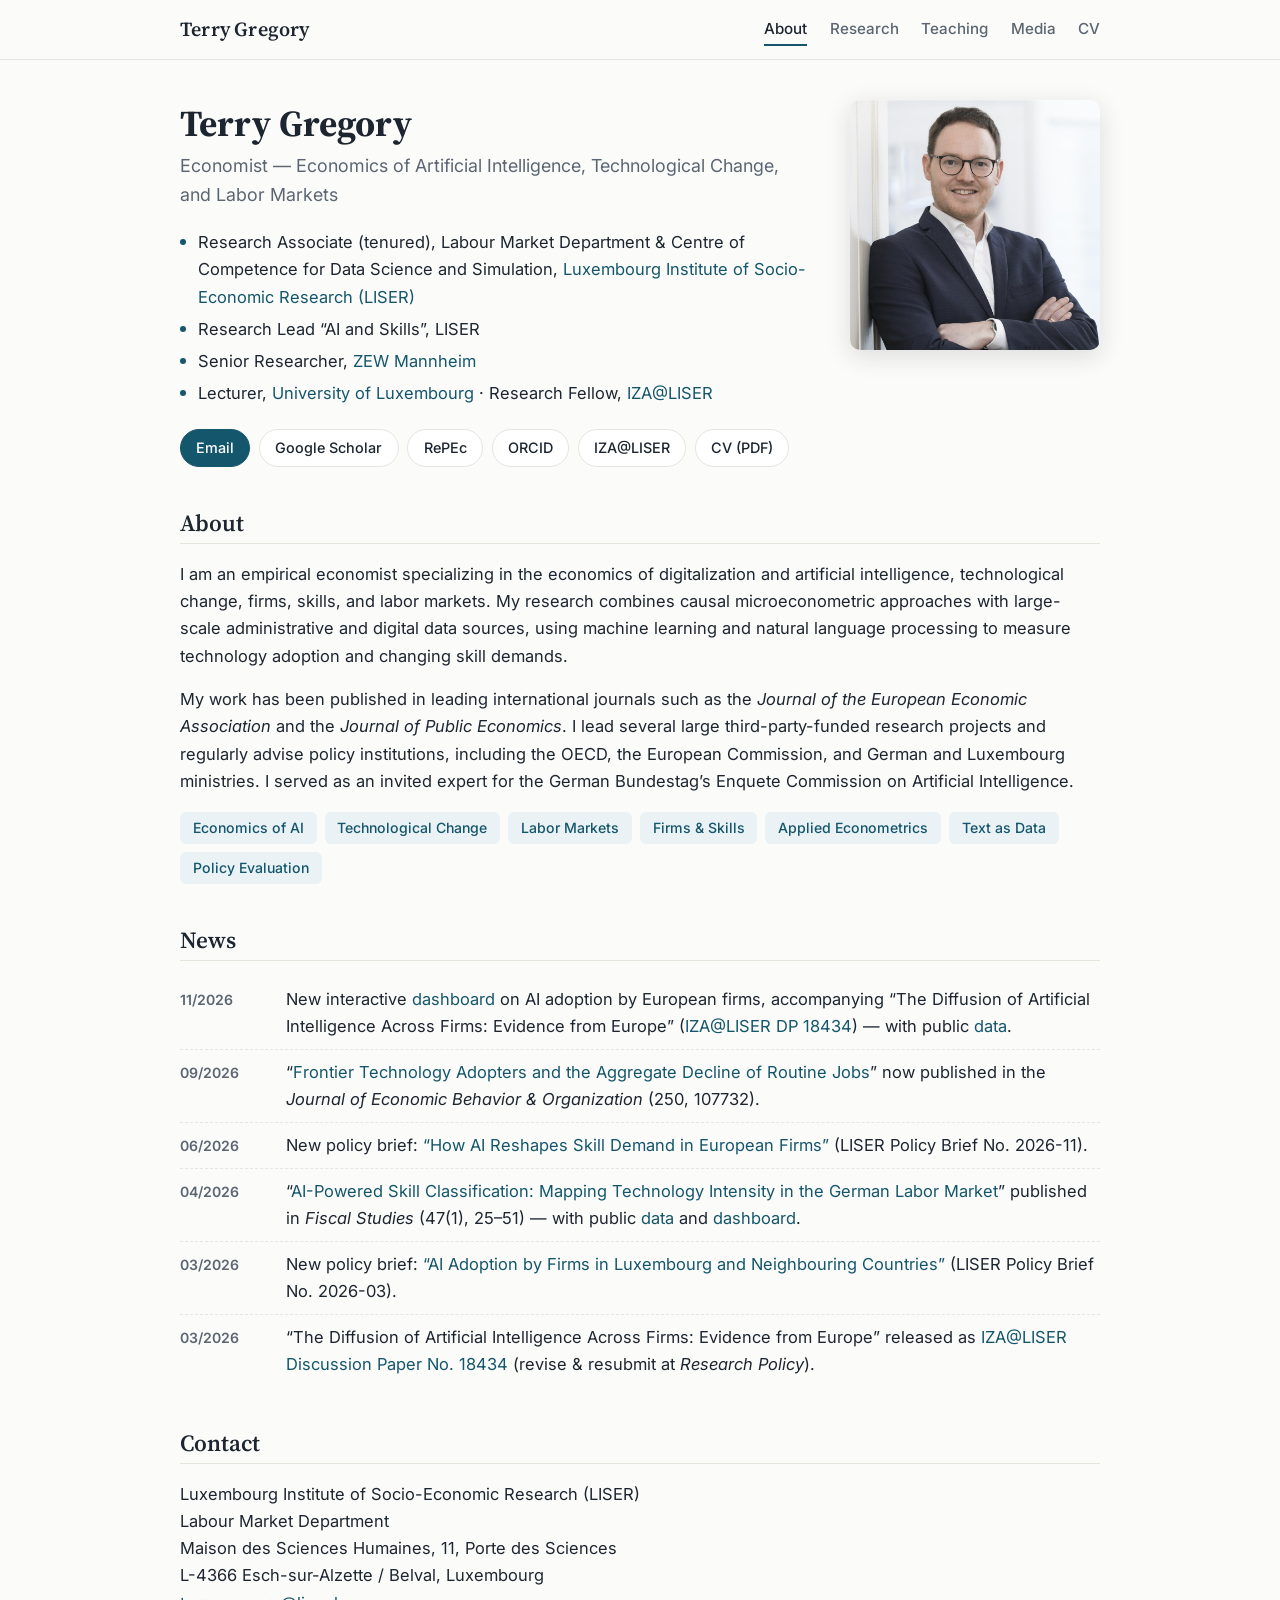
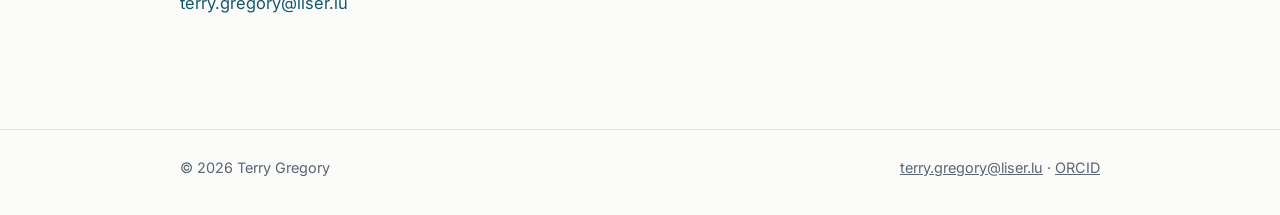
<file: index.html>
<!DOCTYPE html>
<html lang="en">
<head>
<meta charset="utf-8">
<meta name="viewport" content="width=device-width, initial-scale=1">
<title>Terry Gregory — Economist</title>
<meta name="description" content="Terry Gregory is an economist at LISER specializing in the economics of artificial intelligence, technological change, and labor markets.">
<link rel="canonical" href="https://terrygregory.eu/">
<meta property="og:title" content="Terry Gregory — Economist">
<meta property="og:description" content="Economics of artificial intelligence, technological change, and labor markets.">
<meta property="og:image" content="https://terrygregory.eu/assets/portrait.jpg">
<meta property="og:url" content="https://terrygregory.eu/">
<link rel="icon" href="assets/favicon.svg" type="image/svg+xml">
<link rel="preconnect" href="https://fonts.googleapis.com">
<link rel="preconnect" href="https://fonts.gstatic.com" crossorigin>
<link href="https://fonts.googleapis.com/css2?family=Inter:wght@400;500;600&family=Source+Serif+4:wght@600;700&display=swap" rel="stylesheet">
<link rel="stylesheet" href="css/style.css">
<script type="application/ld+json">
{
  "@context": "https://schema.org",
  "@type": "Person",
  "name": "Terry Gregory",
  "honorificPrefix": "Dr.",
  "jobTitle": "Research Associate",
  "worksFor": { "@type": "Organization", "name": "Luxembourg Institute of Socio-Economic Research (LISER)" },
  "url": "https://terrygregory.eu",
  "image": "https://terrygregory.eu/assets/portrait.jpg",
  "email": "mailto:terry.gregory@liser.lu",
  "sameAs": [
    "https://scholar.google.com/citations?user=xRIyWW0AAAAJ",
    "https://ideas.repec.org/f/pgr370.html",
    "https://orcid.org/0000-0001-5334-1667",
    "https://www.iza.org/people/staff/8580/terry-gregory"
  ]
}
</script>
</head>
<body>

<nav class="nav">
  <div class="nav-inner">
    <a class="brand" href="index.html">Terry Gregory</a>
    <div class="nav-links">
      <a href="index.html" class="active">About</a>
      <a href="research.html">Research</a>
      <a href="teaching.html">Teaching</a>
      <a href="press.html">Media</a>
      <a href="assets/Gregory_CV.pdf?v=20260919">CV</a>
    </div>
  </div>
</nav>

<main class="wrap">

  <div class="hero">
    <div>
      <h1>Terry Gregory</h1>
      <p class="lede">Economist — Economics of Artificial Intelligence, Technological Change, and Labor Markets</p>

      <ul class="roles">
        <li>Research Associate (tenured), Labour Market Department &amp; Centre of Competence for Data Science and Simulation, <a href="https://www.liser.lu/">Luxembourg Institute of Socio-Economic Research (LISER)</a></li>
        <li>Research Lead &ldquo;AI and Skills&rdquo;, LISER</li>
        <li>Senior Researcher, <a href="https://www.zew.de/">ZEW Mannheim</a></li>
        <li>Lecturer, <a href="https://www.uni.lu/">University of Luxembourg</a> &middot; Research Fellow, <a href="https://www.iza.org/">IZA@LISER</a></li>
      </ul>

      <div class="links-row">
        <a class="pill primary" href="mailto:terry.gregory@liser.lu">Email</a>
        <a class="pill" href="https://scholar.google.com/citations?user=xRIyWW0AAAAJ">Google Scholar</a>
        <a class="pill" href="https://ideas.repec.org/f/pgr370.html">RePEc</a>
        <a class="pill" href="https://orcid.org/0000-0001-5334-1667">ORCID</a>
        <a class="pill" href="https://www.iza.org/people/staff/8580/terry-gregory">IZA@LISER</a>
        <a class="pill" href="assets/Gregory_CV.pdf?v=20260919">CV (PDF)</a>
      </div>
    </div>
    <div class="hero-photo">
      <img src="assets/portrait.jpg" alt="Portrait of Terry Gregory">
    </div>
  </div>

  <h2>About</h2>
  <p>
    I am an empirical economist specializing in the economics of digitalization and artificial
    intelligence, technological change, firms, skills, and labor markets. My research combines
    causal microeconometric approaches with large-scale administrative and digital data sources,
    using machine learning and natural language processing to measure technology adoption and
    changing skill demands.
  </p>
  <p>
    My work has been published in leading international journals such as the
    <em>Journal of the European Economic Association</em> and the <em>Journal of Public Economics</em>.
    I lead several large third-party-funded research projects
    and regularly advise policy institutions, including the OECD, the European Commission,
    and German and Luxembourg ministries. I served as an invited expert for the German
    Bundestag&rsquo;s Enquete Commission on Artificial Intelligence.
  </p>

  <div class="chips">
    <span class="chip">Economics of AI</span>
    <span class="chip">Technological Change</span>
    <span class="chip">Labor Markets</span>
    <span class="chip">Firms &amp; Skills</span>
    <span class="chip">Applied Econometrics</span>
    <span class="chip">Text as Data</span>
    <span class="chip">Policy Evaluation</span>
  </div>

  <h2>News</h2>
  <ul class="news">
    <li>
      <span class="date">11/2026</span>
      <span>New interactive <a href="https://map-ai-data.github.io/data/dashboard/">dashboard</a> on AI adoption by European firms, accompanying &ldquo;The Diffusion of Artificial Intelligence Across Firms: Evidence from Europe&rdquo; (<a href="https://docs.iza.org/dp18434.pdf">IZA@LISER DP 18434</a>) — with public <a href="https://github.com/MAP-AI-data/data">data</a>.</span>
    </li>
    <li>
      <span class="date">09/2026</span>
      <span>&ldquo;<a href="https://doi.org/10.1016/j.jebo.2026.107732">Frontier Technology Adopters and the Aggregate Decline of Routine Jobs</a>&rdquo; now published in the <em>Journal of Economic Behavior &amp; Organization</em> (250, 107732).</span>
    </li>
    <li>
      <span class="date">06/2026</span>
      <span>New policy brief: <a href="https://liser.lu/assets/How-AI-reshapes-skill-demand-in-European-firms-2026-11-en-1.pdf">&ldquo;How AI Reshapes Skill Demand in European Firms&rdquo;</a> (LISER Policy Brief No. 2026-11).</span>
    </li>
    <li>
      <span class="date">04/2026</span>
      <span>&ldquo;<a href="https://doi.org/10.1111/1475-5890.70020">AI-Powered Skill Classification: Mapping Technology Intensity in the German Labor Market</a>&rdquo; published in <em>Fiscal Studies</em> (47(1), 25&ndash;51) — with public <a href="https://github.com/otss-data/otss">data</a> and <a href="https://otss-data.github.io/otss-dashboard/">dashboard</a>.</span>
    </li>
    <li>
      <span class="date">03/2026</span>
      <span>New policy brief: <a href="https://liser.lu/assets/AI-adoption-by-firms-in-Luxembourg-Which-firms-adopt-AI-when-and-for-what-2026-03-en.pdf">&ldquo;AI Adoption by Firms in Luxembourg and Neighbouring Countries&rdquo;</a> (LISER Policy Brief No. 2026-03).</span>
    </li>
    <li>
      <span class="date">03/2026</span>
      <span>&ldquo;The Diffusion of Artificial Intelligence Across Firms: Evidence from Europe&rdquo; released as <a href="https://docs.iza.org/dp18434.pdf">IZA@LISER Discussion Paper No. 18434</a> (revise &amp; resubmit at <em>Research Policy</em>).</span>
    </li>
  </ul>

  <h2>Contact</h2>
  <p>
    Luxembourg Institute of Socio-Economic Research (LISER)<br>
    Labour Market Department<br>
    Maison des Sciences Humaines, 11, Porte des Sciences<br>
    L-4366 Esch-sur-Alzette / Belval, Luxembourg<br>
    <a href="mailto:terry.gregory@liser.lu">terry.gregory@liser.lu</a>
  </p>

</main>

<footer class="footer">
  <div class="footer-inner">
    <span>&copy; 2026 Terry Gregory</span>
    <span><a href="mailto:terry.gregory@liser.lu">terry.gregory@liser.lu</a> &middot; <a href="https://orcid.org/0000-0001-5334-1667">ORCID</a></span>
  </div>
</footer>

</body>
</html>
</file>
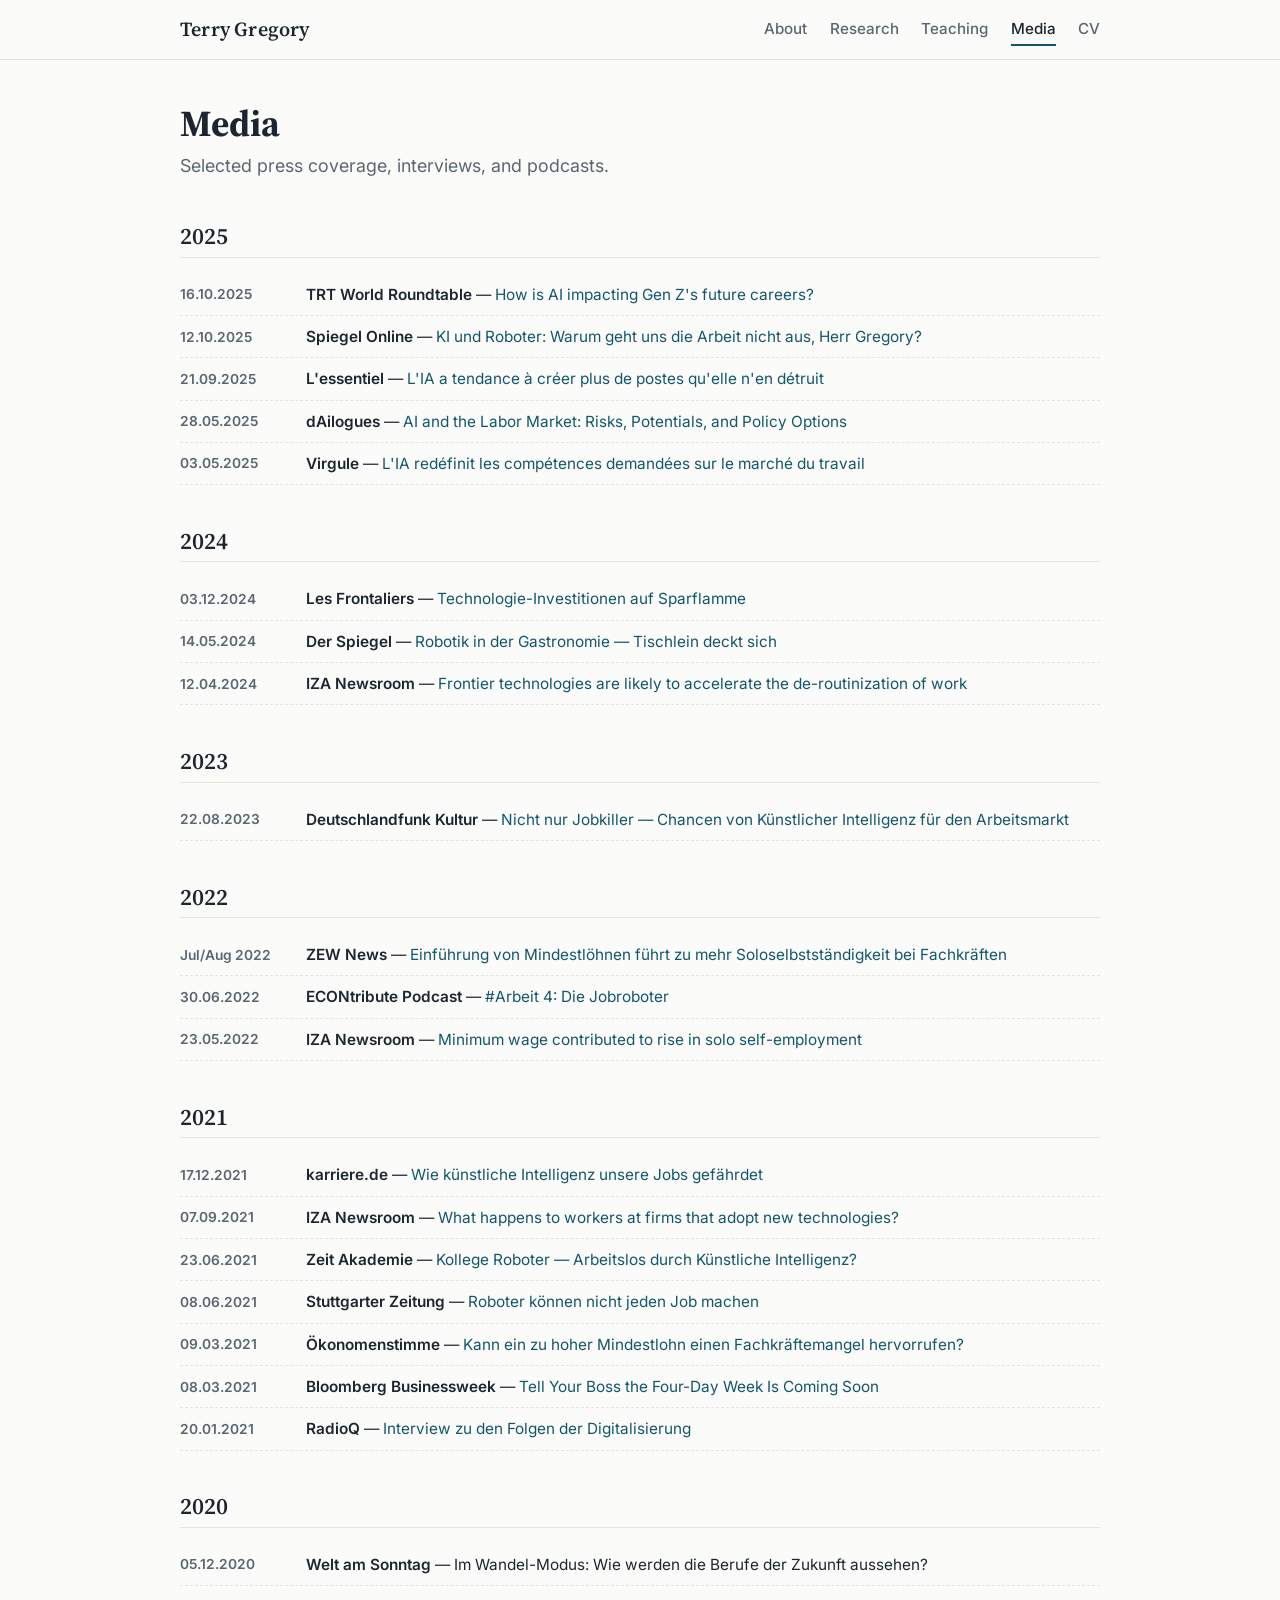
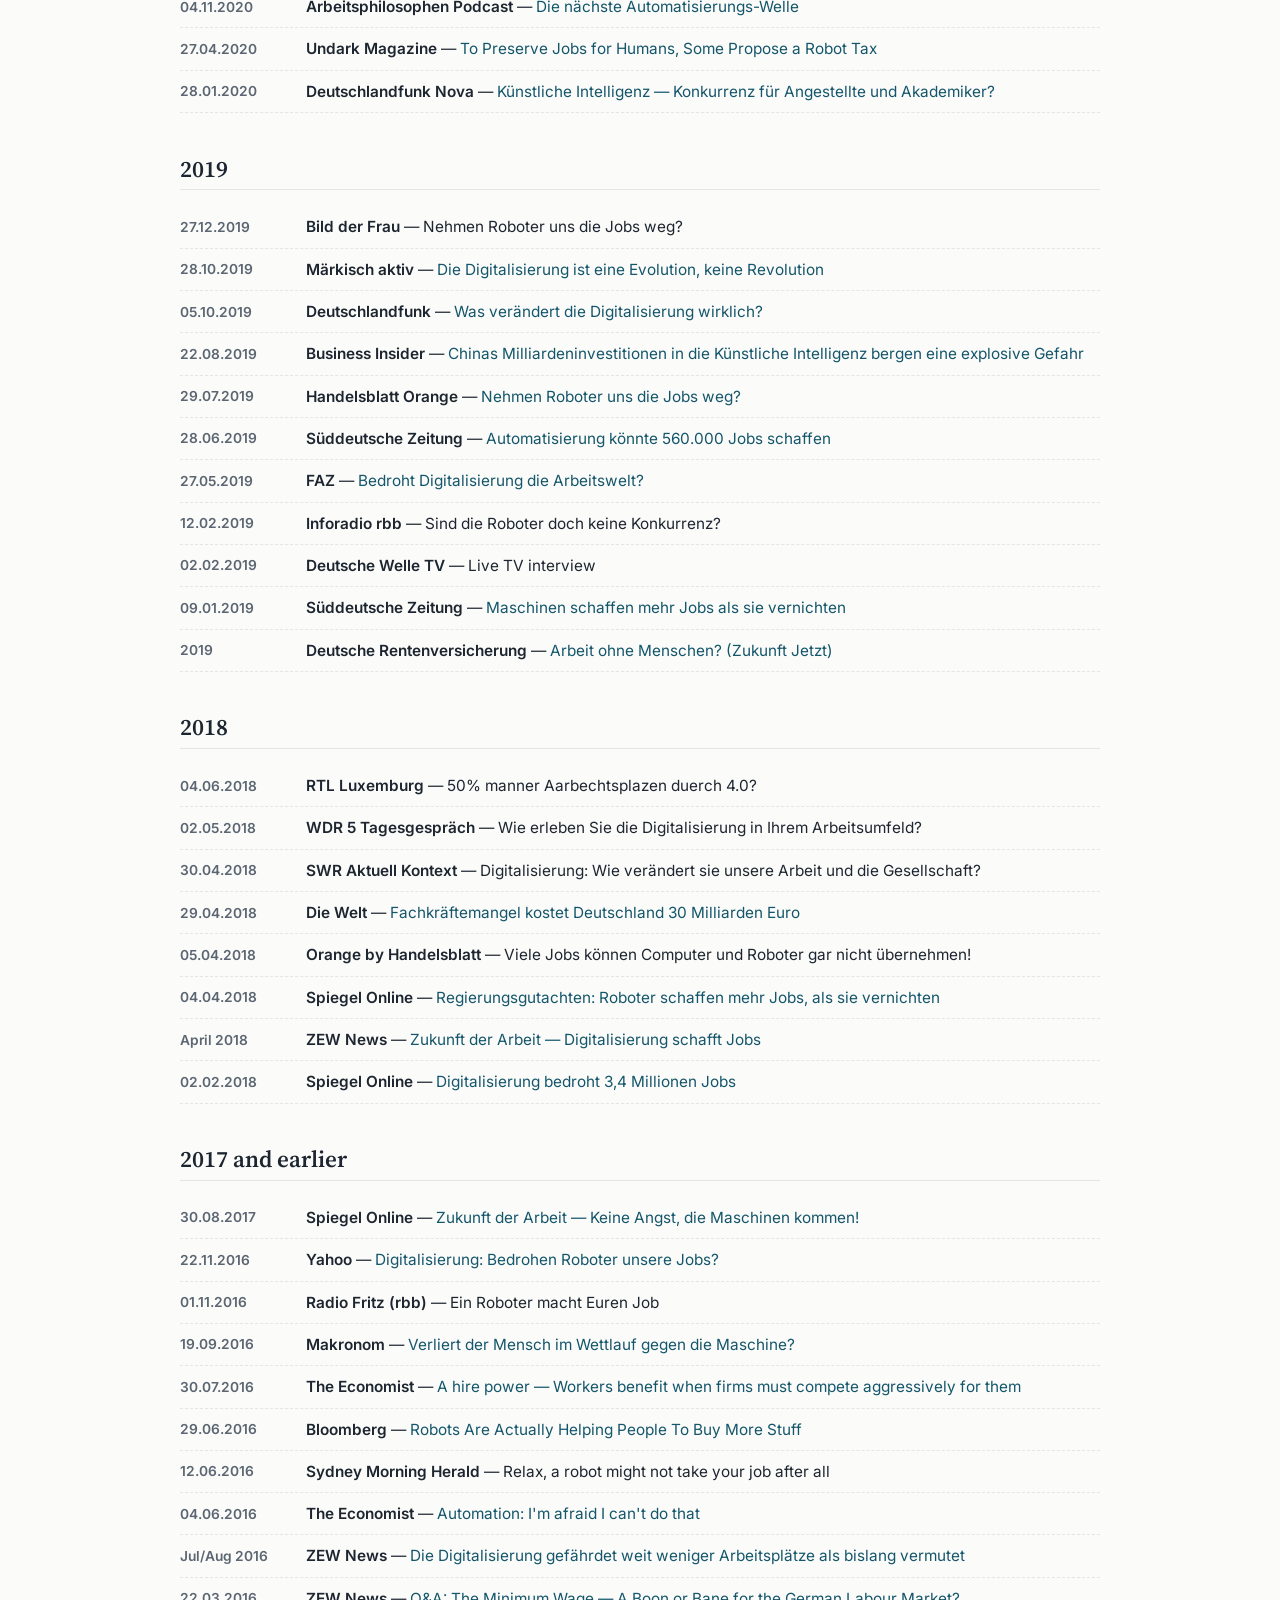
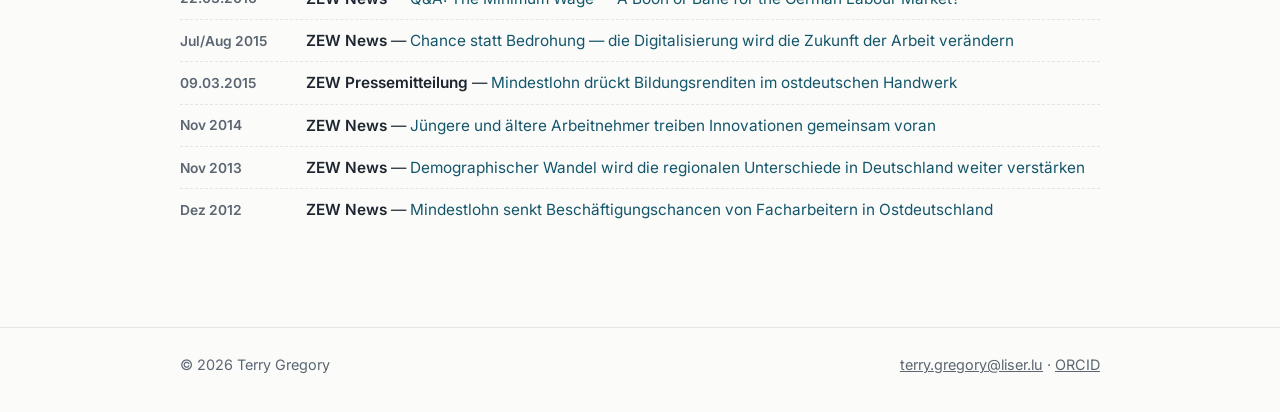
<file: press.html>
<!DOCTYPE html>
<html lang="en">
<head>
<meta charset="utf-8">
<meta name="viewport" content="width=device-width, initial-scale=1">
<title>Media — Terry Gregory</title>
<meta name="description" content="Media coverage and interviews with Terry Gregory on AI, automation, and the labor market.">
<link rel="canonical" href="https://terrygregory.eu/press.html">
<link rel="icon" href="assets/favicon.svg" type="image/svg+xml">
<link rel="preconnect" href="https://fonts.googleapis.com">
<link rel="preconnect" href="https://fonts.gstatic.com" crossorigin>
<link href="https://fonts.googleapis.com/css2?family=Inter:wght@400;500;600&family=Source+Serif+4:wght@600;700&display=swap" rel="stylesheet">
<link rel="stylesheet" href="css/style.css">
</head>
<body>

<nav class="nav">
  <div class="nav-inner">
    <a class="brand" href="index.html">Terry Gregory</a>
    <div class="nav-links">
      <a href="index.html">About</a>
      <a href="research.html">Research</a>
      <a href="teaching.html">Teaching</a>
      <a href="press.html" class="active">Media</a>
      <a href="assets/Gregory_CV.pdf?v=20260919">CV</a>
    </div>
  </div>
</nav>

<main class="wrap">

  <h1>Media</h1>
  <p class="lede">Selected press coverage, interviews, and podcasts.</p>

  <h2>2025</h2>
  <div class="media-item"><span class="date">16.10.2025</span><span><span class="outlet">TRT World Roundtable</span> — <a href="https://www.youtube.com/watch?v=XQIvXlPSdv8&t=1111s">How is AI impacting Gen Z's future careers?</a></span></div>
  <div class="media-item"><span class="date">12.10.2025</span><span><span class="outlet">Spiegel Online</span> — <a href="https://www.spiegel.de/wirtschaft/ki-und-roboter-warum-geht-uns-die-arbeit-nicht-aus-herr-gregory-a-7885d567-2a00-47f9-8868-65e2ee75e508">KI und Roboter: Warum geht uns die Arbeit nicht aus, Herr Gregory?</a></span></div>
  <div class="media-item"><span class="date">21.09.2025</span><span><span class="outlet">L'essentiel</span> — <a href="https://www.lessentiel.lu/fr/story/au-luxembourg-l-ia-a-tendance-a-creer-plus-de-postes-qu-elle-n-en-detruit-103417659d">L'IA a tendance à créer plus de postes qu'elle n'en détruit</a></span></div>
  <div class="media-item"><span class="date">28.05.2025</span><span><span class="outlet">dAilogues</span> — <a href="https://www.dailogues.ai/ai-and-the-labor-market-risks-potentials-and-policy-options">AI and the Labor Market: Risks, Potentials, and Policy Options</a></span></div>
  <div class="media-item"><span class="date">03.05.2025</span><span><span class="outlet">Virgule</span> — <a href="https://www.virgule.lu/luxembourg/l-ia-redefinit-les-competences-demandees-sur-le-marche-du-travail/81231596.html">L'IA redéfinit les compétences demandées sur le marché du travail</a></span></div>

  <h2>2024</h2>
  <div class="media-item"><span class="date">03.12.2024</span><span><span class="outlet">Les Frontaliers</span> — <a href="https://www.diegrenzgaenger.lu/arbeit/technologie-investitionen-auf-sparflamme/">Technologie-Investitionen auf Sparflamme</a></span></div>
  <div class="media-item"><span class="date">14.05.2024</span><span><span class="outlet">Der Spiegel</span> — <a href="https://www.spiegel.de/wirtschaft/unternehmen/gastronomie-koennen-roboterkuechen-den-personalmangel-in-restaurants-und-kantinen-beheben-a-e4c1065c-4ebe-425e-8c07-e110be4f107a">Robotik in der Gastronomie — Tischlein deckt sich</a></span></div>
  <div class="media-item"><span class="date">12.04.2024</span><span><span class="outlet">IZA Newsroom</span> — <a href="https://newsroom.iza.org/en/archive/research/frontier-technologies-are-likely-to-accelerate-the-de-routinization-of-work/">Frontier technologies are likely to accelerate the de-routinization of work</a></span></div>

  <h2>2023</h2>
  <div class="media-item"><span class="date">22.08.2023</span><span><span class="outlet">Deutschlandfunk Kultur</span> — <a href="https://www.deutschlandfunkkultur.de/nicht-nur-jobkiller-chancen-von-kuenstlicher-intelligenz-fuer-den-arbeitsmarkt-dlf-kultur-ce0b73df-100.html">Nicht nur Jobkiller — Chancen von Künstlicher Intelligenz für den Arbeitsmarkt</a></span></div>

  <h2>2022</h2>
  <div class="media-item"><span class="date">Jul/Aug 2022</span><span><span class="outlet">ZEW News</span> — <a href="https://ftp.zew.de/pub/zew-docs/zn/zn0822.pdf">Einführung von Mindestlöhnen führt zu mehr Soloselbstständigkeit bei Fachkräften</a></span></div>
  <div class="media-item"><span class="date">30.06.2022</span><span><span class="outlet">ECONtribute Podcast</span> — <a href="https://econtribute.de/de/newsroom/#podcast">#Arbeit 4: Die Jobroboter</a></span></div>
  <div class="media-item"><span class="date">23.05.2022</span><span><span class="outlet">IZA Newsroom</span> — <a href="https://newsroom.iza.org/en/archive/research/minimum-wage-contributed-to-rise-in-solo-self-employment/">Minimum wage contributed to rise in solo self-employment</a></span></div>

  <h2>2021</h2>
  <div class="media-item"><span class="date">17.12.2021</span><span><span class="outlet">karriere.de</span> — <a href="https://www.karriere.de/mein-naechster-job/zukunft-der-arbeit-wie-kuenstliche-intelligenz-unsere-jobs-gefaehrdet/">Wie künstliche Intelligenz unsere Jobs gefährdet</a></span></div>
  <div class="media-item"><span class="date">07.09.2021</span><span><span class="outlet">IZA Newsroom</span> — <a href="https://newsroom.iza.org/en/archive/research/what-happens-to-workers-at-firms-that-adopt-new-technologies/">What happens to workers at firms that adopt new technologies?</a></span></div>
  <div class="media-item"><span class="date">23.06.2021</span><span><span class="outlet">Zeit Akademie</span> — <a href="https://vimeo.com/572549431/6aadc39d59">Kollege Roboter — Arbeitslos durch Künstliche Intelligenz?</a></span></div>
  <div class="media-item"><span class="date">08.06.2021</span><span><span class="outlet">Stuttgarter Zeitung</span> — <a href="https://www.stuttgarter-zeitung.de/inhalt.kuenstliche-intelligenz-ki-im-alltag-roboter-koennen-nicht-jeden-job-machen.6002b579-2627-4959-b46a-ec00ed5484b0.html">Roboter können nicht jeden Job machen</a></span></div>
  <div class="media-item"><span class="date">09.03.2021</span><span><span class="outlet">Ökonomenstimme</span> — <a href="https://www.oekonomenstimme.org/artikel/2021/03/kann-ein-zu-hoher-mindestlohn-einen-fachkraeftemangel-hervorrufen/">Kann ein zu hoher Mindestlohn einen Fachkräftemangel hervorrufen?</a></span></div>
  <div class="media-item"><span class="date">08.03.2021</span><span><span class="outlet">Bloomberg Businessweek</span> — <a href="https://www.bloomberg.com/news/articles/2021-03-02/four-day-work-week-gains-popularity-around-the-world">Tell Your Boss the Four-Day Week Is Coming Soon</a></span></div>
  <div class="media-item"><span class="date">20.01.2021</span><span><span class="outlet">RadioQ</span> — <a href="https://www.radioq.de/2021/01/wie-sieht-der-arbeitsmarkt-der-zukunft-aus-dr-gregory/">Interview zu den Folgen der Digitalisierung</a></span></div>

  <h2>2020</h2>
  <div class="media-item"><span class="date">05.12.2020</span><span><span class="outlet">Welt am Sonntag</span> — Im Wandel-Modus: Wie werden die Berufe der Zukunft aussehen?</span></div>
  <div class="media-item"><span class="date">04.11.2020</span><span><span class="outlet">Arbeitsphilosophen Podcast</span> — <a href="https://podcasts.apple.com/de/podcast/die-n%C3%A4chste-automatisierungs-welle-alle-arbeitslos/id903744123">Die nächste Automatisierungs-Welle</a></span></div>
  <div class="media-item"><span class="date">27.04.2020</span><span><span class="outlet">Undark Magazine</span> — <a href="https://undark.org/2020/04/27/robot-tax/">To Preserve Jobs for Humans, Some Propose a Robot Tax</a></span></div>
  <div class="media-item"><span class="date">28.01.2020</span><span><span class="outlet">Deutschlandfunk Nova</span> — <a href="https://www.deutschlandfunknova.de/beitrag/kuenstliche-intelligenz-keine-konkurrenz-fuer-angestellte-und-akademiker">Künstliche Intelligenz — Konkurrenz für Angestellte und Akademiker?</a></span></div>

  <h2>2019</h2>
  <div class="media-item"><span class="date">27.12.2019</span><span><span class="outlet">Bild der Frau</span> — Nehmen Roboter uns die Jobs weg?</span></div>
  <div class="media-item"><span class="date">28.10.2019</span><span><span class="outlet">Märkisch aktiv</span> — <a href="https://www.aktiv-online.de/news/die-digitalisierung-ist-eine-evolution-keine-revolution-3790">Die Digitalisierung ist eine Evolution, keine Revolution</a></span></div>
  <div class="media-item"><span class="date">05.10.2019</span><span><span class="outlet">Deutschlandfunk</span> — <a href="https://www.deutschlandfunk.de/chancen-in-einer-technisierten-arbeitswelt-was-veraendert.680.de.html">Was verändert die Digitalisierung wirklich?</a></span></div>
  <div class="media-item"><span class="date">22.08.2019</span><span><span class="outlet">Business Insider</span> — <a href="https://www.businessinsider.de/chinas-investitionen-in-ki-birgt-eine-explosive-gefahr-fuer-das-land-2019-8">Chinas Milliardeninvestitionen in die Künstliche Intelligenz bergen eine explosive Gefahr</a></span></div>
  <div class="media-item"><span class="date">29.07.2019</span><span><span class="outlet">Handelsblatt Orange</span> — <a href="https://www.handelsblatt.com/unternehmen/management/digitaletransformation/oecd-studie-zur-zukunft-des-arbeitsmarktes-digitalisierung-gefaehrdet-millionen-von-jobs-welche-besonders-betroffen-sind/21217278.html">Nehmen Roboter uns die Jobs weg?</a></span></div>
  <div class="media-item"><span class="date">28.06.2019</span><span><span class="outlet">Süddeutsche Zeitung</span> — <a href="https://www.sueddeutsche.de/wirtschaft/digitalisierung-automatisierung-arbeitsplaetze-zew-studie-1.4501771">Automatisierung könnte 560.000 Jobs schaffen</a></span></div>
  <div class="media-item"><span class="date">27.05.2019</span><span><span class="outlet">FAZ</span> — <a href="https://www.faz.net/aktuell/wirtschaft/technischer-wandel-bedroht-digitalisierung-die-arbeitswelt-16207238.html">Bedroht Digitalisierung die Arbeitswelt?</a></span></div>
  <div class="media-item"><span class="date">12.02.2019</span><span><span class="outlet">Inforadio rbb</span> — Sind die Roboter doch keine Konkurrenz?</span></div>
  <div class="media-item"><span class="date">02.02.2019</span><span><span class="outlet">Deutsche Welle TV</span> — Live TV interview</span></div>
  <div class="media-item"><span class="date">09.01.2019</span><span><span class="outlet">Süddeutsche Zeitung</span> — <a href="https://www.sueddeutsche.de/wirtschaft/automatisierung-jobs-roboter-1.4278998">Maschinen schaffen mehr Jobs als sie vernichten</a></span></div>
  <div class="media-item"><span class="date">2019</span><span><span class="outlet">Deutsche Rentenversicherung</span> — <a href="https://www.deutsche-rentenversicherung.de/OldenburgBremen/DE/Services/Zukunft_Jetzt/zj_1_2019_olb_download.pdf">Arbeit ohne Menschen? (Zukunft Jetzt)</a></span></div>

  <h2>2018</h2>
  <div class="media-item"><span class="date">04.06.2018</span><span><span class="outlet">RTL Luxemburg</span> — 50% manner Aarbechtsplazen duerch 4.0?</span></div>
  <div class="media-item"><span class="date">02.05.2018</span><span><span class="outlet">WDR 5 Tagesgespräch</span> — Wie erleben Sie die Digitalisierung in Ihrem Arbeitsumfeld?</span></div>
  <div class="media-item"><span class="date">30.04.2018</span><span><span class="outlet">SWR Aktuell Kontext</span> — Digitalisierung: Wie verändert sie unsere Arbeit und die Gesellschaft?</span></div>
  <div class="media-item"><span class="date">29.04.2018</span><span><span class="outlet">Die Welt</span> — <a href="https://www.welt.de/wirtschaft/article175699077/Fachkraeftemangel-kostet-Deutschland-30-Milliarden.html">Fachkräftemangel kostet Deutschland 30 Milliarden Euro</a></span></div>
  <div class="media-item"><span class="date">05.04.2018</span><span><span class="outlet">Orange by Handelsblatt</span> — Viele Jobs können Computer und Roboter gar nicht übernehmen!</span></div>
  <div class="media-item"><span class="date">04.04.2018</span><span><span class="outlet">Spiegel Online</span> — <a href="https://www.spiegel.de/wirtschaft/unternehmen/arbeitsmarkt-regierungsgutachten-rechnet-mit-job-gewinnen-durch-roboter-a-1200538.html">Regierungsgutachten: Roboter schaffen mehr Jobs, als sie vernichten</a></span></div>
  <div class="media-item"><span class="date">April 2018</span><span><span class="outlet">ZEW News</span> — <a href="https://ftp.zew.de/pub/zew-docs/zn/zn0418.pdf">Zukunft der Arbeit — Digitalisierung schafft Jobs</a></span></div>
  <div class="media-item"><span class="date">02.02.2018</span><span><span class="outlet">Spiegel Online</span> — <a href="https://www.spiegel.de/wirtschaft/unternehmen/digitalisierung-koennte-3-4-millionen-stellen-in-deutschland-kosten-a-1191038.html">Digitalisierung bedroht 3,4 Millionen Jobs</a></span></div>

  <h2>2017 and earlier</h2>
  <div class="media-item"><span class="date">30.08.2017</span><span><span class="outlet">Spiegel Online</span> — <a href="https://www.spiegel.de/wirtschaft/zukunft-der-arbeit-kollege-computer-und-die-angst-vor-dem-maschinenwinter-a-1163946.html">Zukunft der Arbeit — Keine Angst, die Maschinen kommen!</a></span></div>
  <div class="media-item"><span class="date">22.11.2016</span><span><span class="outlet">Yahoo</span> — <a href="https://de.nachrichten.yahoo.com/digitalisierung-bedrohen-roboter-unsere-jobs-155835350.html">Digitalisierung: Bedrohen Roboter unsere Jobs?</a></span></div>
  <div class="media-item"><span class="date">01.11.2016</span><span><span class="outlet">Radio Fritz (rbb)</span> — Ein Roboter macht Euren Job</span></div>
  <div class="media-item"><span class="date">19.09.2016</span><span><span class="outlet">Makronom</span> — <a href="https://makronom.de/automatisierung-verliert-der-mensch-im-wettlauf-gegen-die-maschine-17010">Verliert der Mensch im Wettlauf gegen die Maschine?</a></span></div>
  <div class="media-item"><span class="date">30.07.2016</span><span><span class="outlet">The Economist</span> — <a href="https://www.economist.com/finance-and-economics/2016/07/28/a-hire-power">A hire power — Workers benefit when firms must compete aggressively for them</a></span></div>
  <div class="media-item"><span class="date">29.06.2016</span><span><span class="outlet">Bloomberg</span> — <a href="https://www.bloomberg.com/news/articles/2016-07-29/robots-are-actually-helping-people-to-buy-more-stuff">Robots Are Actually Helping People To Buy More Stuff</a></span></div>
  <div class="media-item"><span class="date">12.06.2016</span><span><span class="outlet">Sydney Morning Herald</span> — Relax, a robot might not take your job after all</span></div>
  <div class="media-item"><span class="date">04.06.2016</span><span><span class="outlet">The Economist</span> — <a href="https://www.economist.com/finance-and-economics/2016/06/04/im-afraid-i-cant-do-that">Automation: I'm afraid I can't do that</a></span></div>
  <div class="media-item"><span class="date">Jul/Aug 2016</span><span><span class="outlet">ZEW News</span> — <a href="https://ftp.zew.de/pub/zew-docs/zn/zn0716.pdf">Die Digitalisierung gefährdet weit weniger Arbeitsplätze als bislang vermutet</a></span></div>
  <div class="media-item"><span class="date">22.03.2016</span><span><span class="outlet">ZEW News</span> — <a href="https://www.zew.de/en/zew/news/qa-the-minimum-wage-a-boon-or-bane-for-the-german-labour-market-the-minimum-wage-is-no-replacement-for-necessary-educational-policies">Q&amp;A: The Minimum Wage — A Boon or Bane for the German Labour Market?</a></span></div>
  <div class="media-item"><span class="date">Jul/Aug 2015</span><span><span class="outlet">ZEW News</span> — <a href="https://ftp.zew.de/pub/zew-docs/zn/zn0715.pdf">Chance statt Bedrohung — die Digitalisierung wird die Zukunft der Arbeit verändern</a></span></div>
  <div class="media-item"><span class="date">09.03.2015</span><span><span class="outlet">ZEW Pressemitteilung</span> — <a href="https://www.zew.de/das-zew/aktuelles/mindestlohn-drueckt-bildungsrenditen-im-ostdeutschen-handwerk">Mindestlohn drückt Bildungsrenditen im ostdeutschen Handwerk</a></span></div>
  <div class="media-item"><span class="date">Nov 2014</span><span><span class="outlet">ZEW News</span> — <a href="https://www.zew.de/publikationen/11-2014">Jüngere und ältere Arbeitnehmer treiben Innovationen gemeinsam voran</a></span></div>
  <div class="media-item"><span class="date">Nov 2013</span><span><span class="outlet">ZEW News</span> — <a href="https://ftp.zew.de/pub/zew-docs/zn/zn1113.pdf">Demographischer Wandel wird die regionalen Unterschiede in Deutschland weiter verstärken</a></span></div>
  <div class="media-item"><span class="date">Dez 2012</span><span><span class="outlet">ZEW News</span> — <a href="https://ftp.zew.de/pub/zew-docs/zn/zn1212.pdf">Mindestlohn senkt Beschäftigungschancen von Facharbeitern in Ostdeutschland</a></span></div>

</main>

<footer class="footer">
  <div class="footer-inner">
    <span>&copy; 2026 Terry Gregory</span>
    <span><a href="mailto:terry.gregory@liser.lu">terry.gregory@liser.lu</a> &middot; <a href="https://orcid.org/0000-0001-5334-1667">ORCID</a></span>
  </div>
</footer>

</body>
</html>
</file>
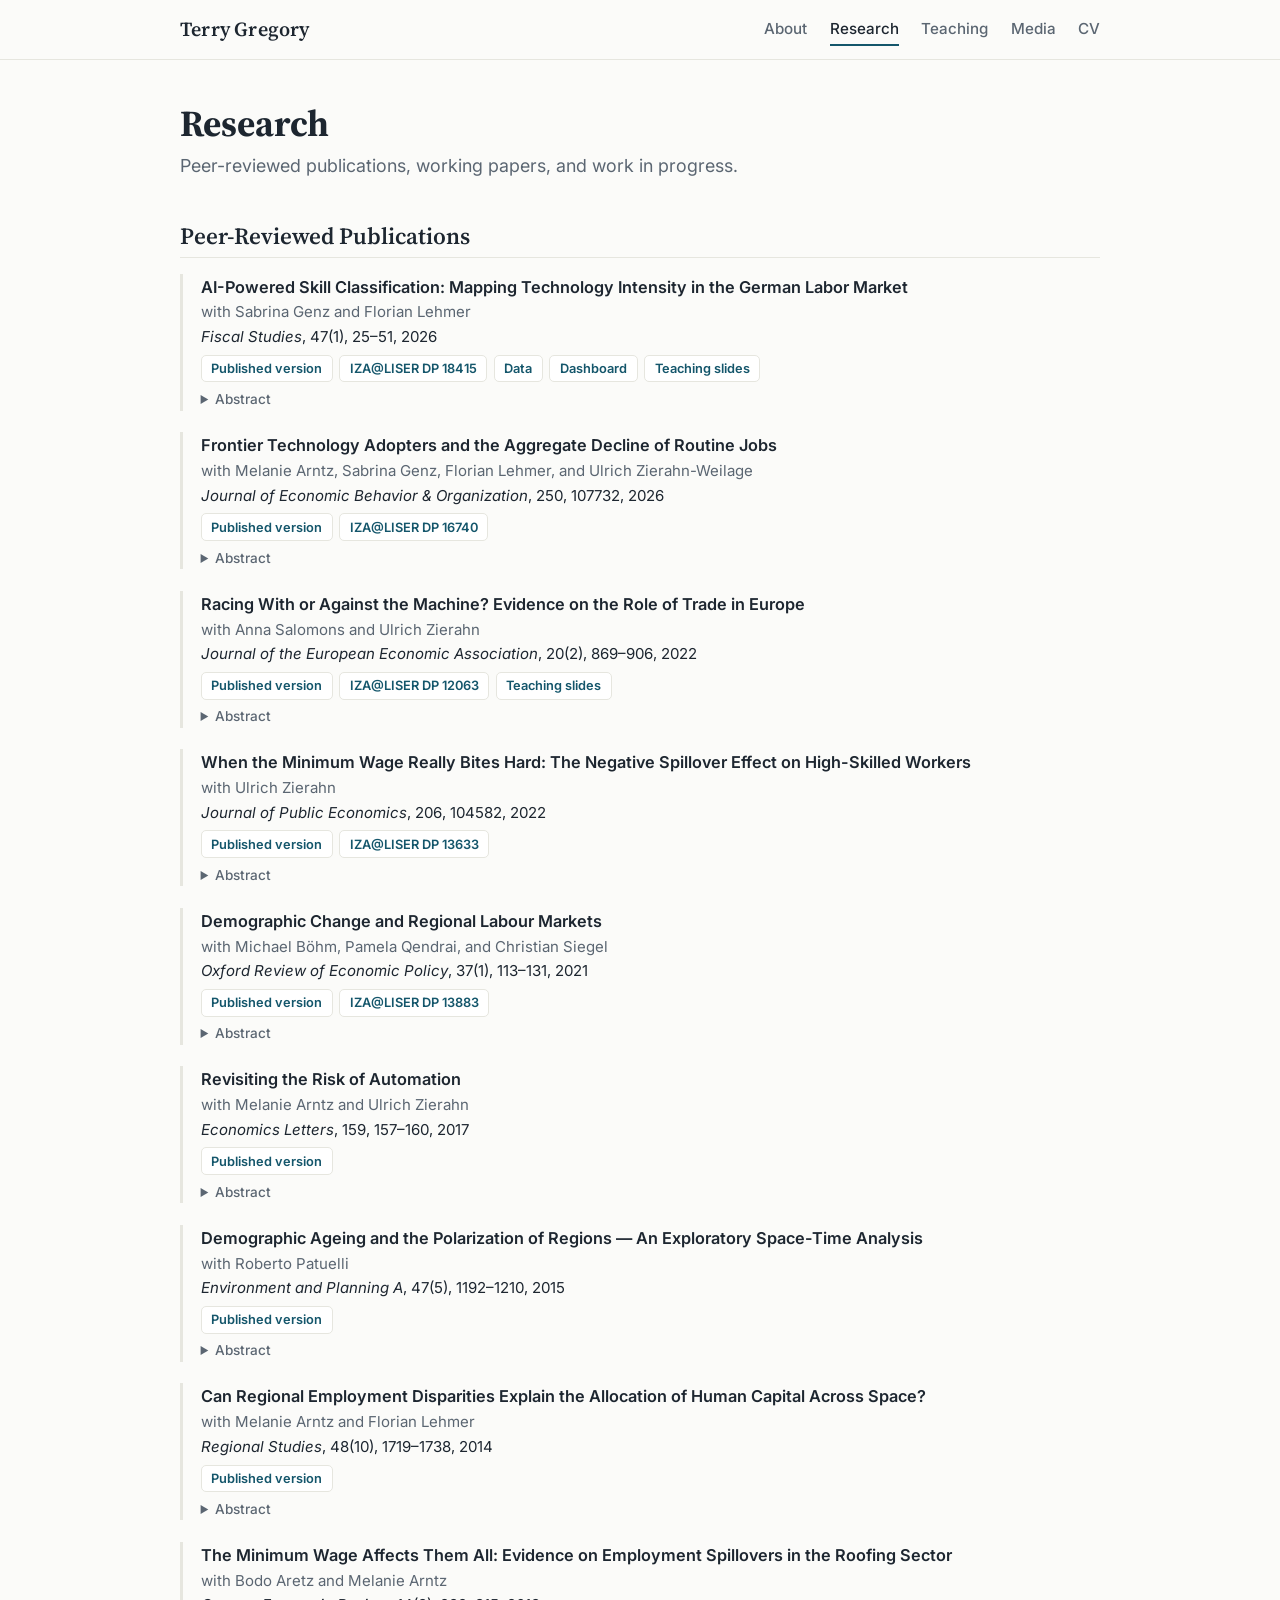
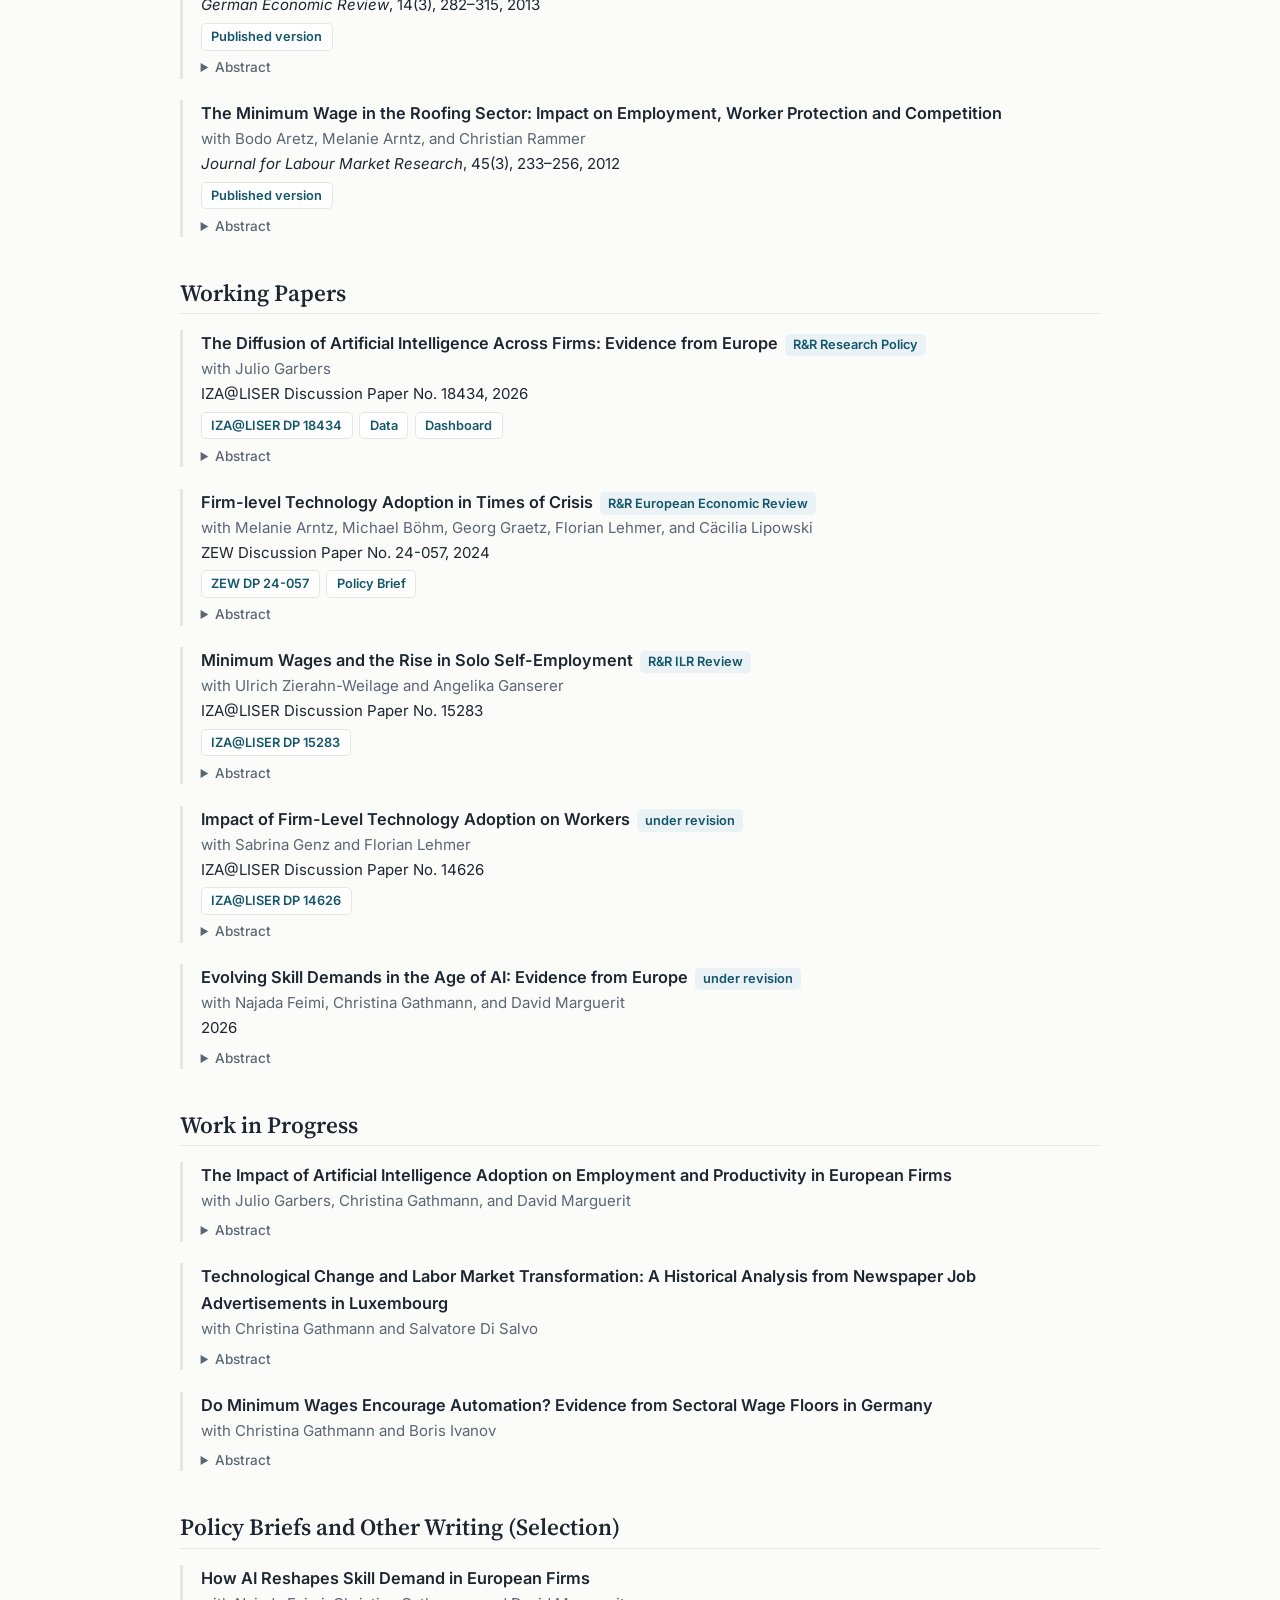
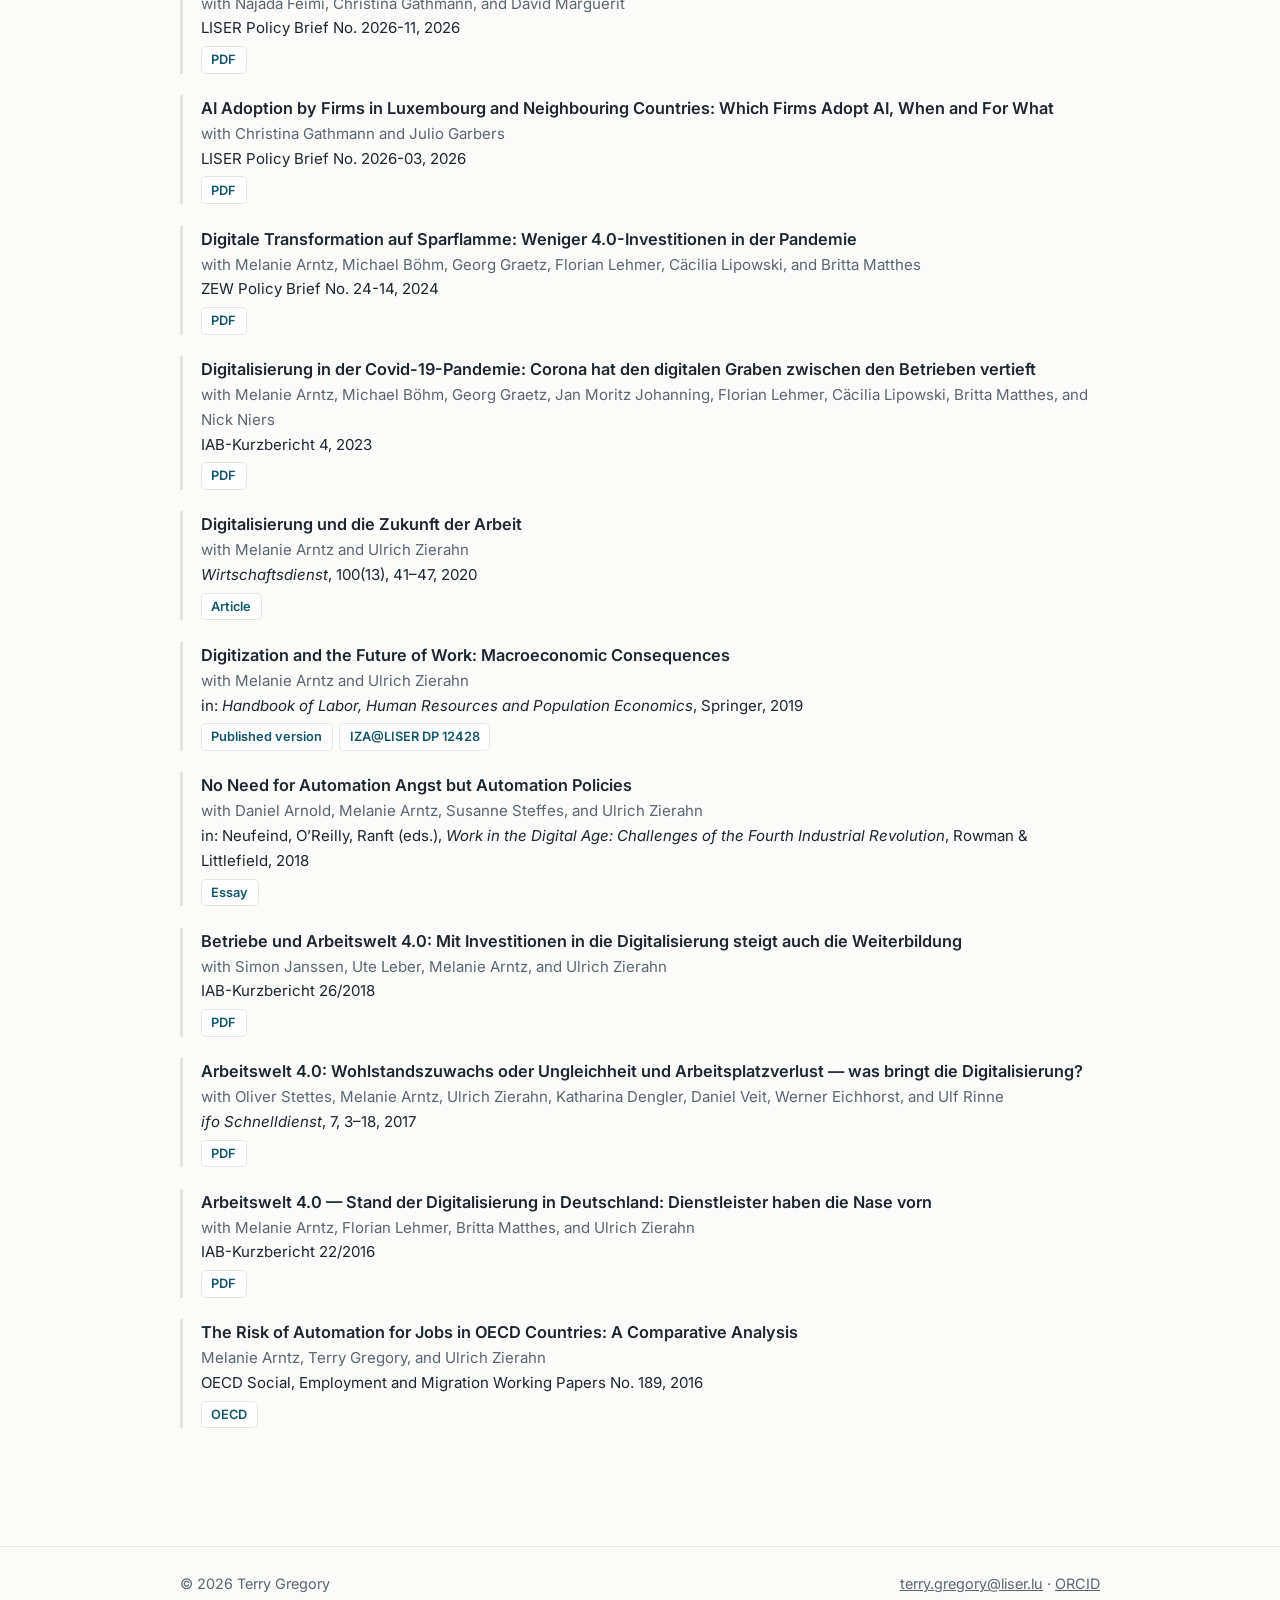
<file: research.html>
<!DOCTYPE html>
<html lang="en">
<head>
<meta charset="utf-8">
<meta name="viewport" content="width=device-width, initial-scale=1">
<title>Research — Terry Gregory</title>
<meta name="description" content="Publications, working papers, and ongoing research by Terry Gregory: economics of AI, technological change, and labor markets.">
<link rel="canonical" href="https://terrygregory.eu/research.html">
<link rel="icon" href="assets/favicon.svg" type="image/svg+xml">
<link rel="preconnect" href="https://fonts.googleapis.com">
<link rel="preconnect" href="https://fonts.gstatic.com" crossorigin>
<link href="https://fonts.googleapis.com/css2?family=Inter:wght@400;500;600&family=Source+Serif+4:wght@600;700&display=swap" rel="stylesheet">
<link rel="stylesheet" href="css/style.css">
</head>
<body>

<nav class="nav">
  <div class="nav-inner">
    <a class="brand" href="index.html">Terry Gregory</a>
    <div class="nav-links">
      <a href="index.html">About</a>
      <a href="research.html" class="active">Research</a>
      <a href="teaching.html">Teaching</a>
      <a href="press.html">Media</a>
      <a href="assets/Gregory_CV.pdf?v=20260919">CV</a>
    </div>
  </div>
</nav>

<main class="wrap">

  <h1>Research</h1>
  <p class="lede">Peer-reviewed publications, working papers, and work in progress.</p>

  <h2 id="publications">Peer-Reviewed Publications</h2>

  <div class="pub">
    <div class="title">AI-Powered Skill Classification: Mapping Technology Intensity in the German Labor Market</div>
    <div class="authors">with Sabrina Genz and Florian Lehmer</div>
    <div class="venue"><em>Fiscal Studies</em>, 47(1), 25&ndash;51, 2026</div>
    <div class="pub-links">
      <a href="https://doi.org/10.1111/1475-5890.70020">Published version</a>
      <a href="https://docs.iza.org/dp18415.pdf">IZA@LISER DP 18415</a>
      <a href="https://github.com/otss-data/otss">Data</a>
      <a href="https://otss-data.github.io/otss-dashboard/">Dashboard</a>
      <a href="assets/papers/GenzGregoryLehmer2026_FiscalStudies_AIPoweredSkillClassificationSlides.pdf">Teaching slides</a>
    </div>
    <details>
      <summary>Abstract</summary>
      <p>The rapid evolution of technology is reshaping labor markets by altering skill demands and job profiles. This paper introduces a novel skill-based measure of occupational technology intensity &mdash; the Occupational Technology Skill Share (OTSS) &mdash; that distinguishes between manual, digital, and frontier technologies, including artificial intelligence (AI). Using natural language processing, generative AI, and supervised machine learning, we develop an AI-powered skill classification that enriches occupation-linked skill labels with standardized GenAI-generated descriptions and structured indicators of technological content, enabling transparent classification by technology intensity. We compute OTSS for all occupations in the German labor market. For the average worker in 2023, manual technologies account for the largest share of skill content (42%), followed by digital (38%) and frontier technologies (20%). Frontier technologies remain concentrated in specialized occupations, while digital technologies are widespread. Linking these measures to administrative data from 2012&ndash;2023 shows a broad shift from manual and digital toward frontier skills across occupations, and reveals a non-linear, U-shaped relationship between changes in frontier skill intensity and employment growth.</p>
    </details>
  </div>

  <div class="pub">
    <div class="title">Frontier Technology Adopters and the Aggregate Decline of Routine Jobs</div>
    <div class="authors">with Melanie Arntz, Sabrina Genz, Florian Lehmer, and Ulrich Zierahn-Weilage</div>
    <div class="venue"><em>Journal of Economic Behavior &amp; Organization</em>, 250, 107732, 2026</div>
    <div class="pub-links">
      <a href="https://doi.org/10.1016/j.jebo.2026.107732">Published version</a>
      <a href="https://docs.iza.org/dp16740.pdf">IZA@LISER DP 16740</a>
    </div>
    <details>
      <summary>Abstract</summary>
      <p>We provide micro-founded evidence on how establishment-level adoption of frontier technologies shapes the economy-wide occupational employment structure. Linking survey data on technology adoption between 2011 and 2016 by 1,660 German incumbent establishments to administrative worker records, we find that establishments adopting frontier technologies such as AI or smart factories contributed disproportionately to the overall decline in routine jobs. Crucially, these overall effects do not stem from average within-establishment adjustments but from a subset of large and less routine-intensive adopters. Our findings highlight that frontier technology adoption is not routine-replacing per se: establishment size and an initially non-routine-intensive workforce are key conditions for de-routinization to occur.</p>
    </details>
  </div>

  <div class="pub">
    <div class="title">Racing With or Against the Machine? Evidence on the Role of Trade in Europe</div>
    <div class="authors">with Anna Salomons and Ulrich Zierahn</div>
    <div class="venue"><em>Journal of the European Economic Association</em>, 20(2), 869&ndash;906, 2022</div>
    <div class="pub-links">
      <a href="https://doi.org/10.1093/jeea/jvab040">Published version</a>
      <a href="https://docs.iza.org/dp12063.pdf">IZA@LISER DP 12063</a>
      <a href="assets/papers/GregorySalomonsZierahn2022_JEEA_RacingAgainstMachineSlides.pdf">Teaching slides</a>
    </div>
    <details>
      <summary>Abstract</summary>
      <p>Digital technologies displace labor from routine tasks, raising concerns that labor is racing against the machine. We develop an empirically tractable task-based framework to estimate the aggregate employment effects of routine-replacing technological change (RRTC), along with the labor and product demand channels through which this aggregate effect comes about, focusing on the role of inter-regional trade. While RRTC has indeed had strong displacement effects in Europe between 1999 and 2010, it has simultaneously created new jobs through increased product demand, resulting in net employment growth. However, the distribution of gains from technological progress matters for its job-creating potential.</p>
    </details>
  </div>

  <div class="pub">
    <div class="title">When the Minimum Wage Really Bites Hard: The Negative Spillover Effect on High-Skilled Workers</div>
    <div class="authors">with Ulrich Zierahn</div>
    <div class="venue"><em>Journal of Public Economics</em>, 206, 104582, 2022</div>
    <div class="pub-links">
      <a href="https://doi.org/10.1016/j.jpubeco.2021.104582">Published version</a>
      <a href="https://docs.iza.org/dp13633.pdf">IZA@LISER DP 13633</a>
    </div>
    <details>
      <summary>Abstract</summary>
      <p>Minimum wage levels are rising around the globe. To shed more light on the possible unintended side effects of higher wage floors, we study the impact of a minimum wage introduction on wages and employment in a quasi-experimental setting where the minimum wage is set extraordinarily high during an economic downturn. We identify treatment effects along different wage and skill groups and find positive wage and employment spillover effects for medium-skilled workers with salaries just above the minimum wage. More striking, we find negative wage and employment effects for high-skilled workers who are further up the wage distribution, followed by reduced returns to skills and industry skill supply. We explain these adjustments with a substitution-scale model that predicts negative spillover effects whenever labor-labor substitutions toward high-skilled workers are overcompensated by an overall decline in industry employment. Even though we focus on a specialized industry, we lay out the general conditions under which such unfavorable adjustments may occur in other contexts.</p>
    </details>
  </div>

  <div class="pub">
    <div class="title">Demographic Change and Regional Labour Markets</div>
    <div class="authors">with Michael B&ouml;hm, Pamela Qendrai, and Christian Siegel</div>
    <div class="venue"><em>Oxford Review of Economic Policy</em>, 37(1), 113&ndash;131, 2021</div>
    <div class="pub-links">
      <a href="https://doi.org/10.1093/oxrep/graa063">Published version</a>
      <a href="https://docs.iza.org/dp13883.pdf">IZA@LISER DP 13883</a>
    </div>
    <details>
      <summary>Abstract</summary>
      <p>Like many other countries, Germany has experienced rapid population and workforce ageing, yet with substantial variation across regions. In this paper we first use this spatial variation between 1975 and 2014 to estimate quasi-causal supply effects of ageing on regional labour market outcomes, drawing on the identification strategy of B&ouml;hm and Siegel (2020). We find in our panel of German labour market regions that workforce mean age has considerable negative effects on the wage returns to age. We also obtain suggestive evidence that relative employment rates of older workers decline when mean age rises. A decomposition of the heterogeneous regional trends using our estimates shows that ageing of rural regions is mainly driven by supply (reflecting local population dynamics) whereas urban ageing is driven by demand (reflecting responses to economic conditions). We discuss the differential implications of these drivers for regional policy.</p>
    </details>
  </div>

  <div class="pub">
    <div class="title">Revisiting the Risk of Automation</div>
    <div class="authors">with Melanie Arntz and Ulrich Zierahn</div>
    <div class="venue"><em>Economics Letters</em>, 159, 157&ndash;160, 2017</div>
    <div class="pub-links">
      <a href="https://doi.org/10.1016/j.econlet.2017.07.001">Published version</a>
    </div>
    <details>
      <summary>Abstract</summary>
      <p>In light of rapid advances in the fields of Artificial Intelligence (AI) and robotics, many scientists discuss the potentials of new technologies to substitute for human labor. Fueling the economic debate, various empirical assessments suggest that up to half of all jobs in western industrialized countries are at risk of automation in the next 10 to 20 years. This paper demonstrates that these scenarios are overestimating the share of automatable jobs by neglecting the substantial heterogeneity of tasks within occupations as well as the adaptability of jobs in the digital transformation. To demonstrate this, we use detailed task data and show that, when taking into account the spectrum of tasks within occupations, the automation risk of US jobs drops, ceteris paribus, from 38% to 9%.</p>
    </details>
  </div>

  <div class="pub">
    <div class="title">Demographic Ageing and the Polarization of Regions &mdash; An Exploratory Space-Time Analysis</div>
    <div class="authors">with Roberto Patuelli</div>
    <div class="venue"><em>Environment and Planning A</em>, 47(5), 1192&ndash;1210, 2015</div>
    <div class="pub-links">
      <a href="https://doi.org/10.1177/0308518X15592329">Published version</a>
    </div>
    <details>
      <summary>Abstract</summary>
      <p>Demographic ageing is expected to affect labour markets in very different ways on a regional scale. Contributing to this debate, we explore the spatiotemporal patterns of recent distributional changes in the worker age structure and innovation output for German regions by conducting an exploratory space&ndash;time data analysis. Besides commonly used tools, we apply newly developed approaches which allow the investigation of joint dynamics of the spatial distributions. Overall, we find that innovation hubs tend to be located in areas with high skill concentrations, but also seem to coincide with favourable demographic age structures. We show that these concentrations are persistent over time due to clusterwise path dependence and spatial contagion forces. The spatiotemporal patterns speak in favour of a demographic polarization process of German regions where the post-reunification East&ndash;West divide is increasingly turning into a rural&ndash;urban divide.</p>
    </details>
  </div>

  <div class="pub">
    <div class="title">Can Regional Employment Disparities Explain the Allocation of Human Capital Across Space?</div>
    <div class="authors">with Melanie Arntz and Florian Lehmer</div>
    <div class="venue"><em>Regional Studies</em>, 48(10), 1719&ndash;1738, 2014</div>
    <div class="pub-links">
      <a href="https://doi.org/10.1080/00343404.2014.882500">Published version</a>
    </div>
    <details>
      <summary>Abstract</summary>
      <p>This paper examines the determinants of skill-selective regional migration in a context where modelling the migration decision as a wage-maximizing process may be insufficient due to persistent employment disparities. Based on a Borjas-type framework it is shown that high-skilled workers are disproportionately attracted to regions with higher mean wages and employment chances as well as higher regional wage and employment inequalities. Estimates from a labour flow fixed-effects model and a general methods of moments (GMM) estimator show that these predictions hold, but only employment disparities induce a robust and significant skill sorting. The paper thus establishes a missing link about why employment disparities may actually be self-reinforcing.</p>
    </details>
  </div>

  <div class="pub">
    <div class="title">The Minimum Wage Affects Them All: Evidence on Employment Spillovers in the Roofing Sector</div>
    <div class="authors">with Bodo Aretz and Melanie Arntz</div>
    <div class="venue"><em>German Economic Review</em>, 14(3), 282&ndash;315, 2013</div>
    <div class="pub-links">
      <a href="https://doi.org/10.1111/geer.12012">Published version</a>
    </div>
    <details>
      <summary>Abstract</summary>
      <p>This study contributes to the sparse literature on employment spillovers of minimum wages. We exploit the minimum wage introduction and subsequent increases in the German roofing sector that gave rise to an internationally unprecedented hard bite of a minimum wage. We look at the chances of remaining employed in the roofing sector for workers with and without a binding minimum wage and use the plumbing sector that is not subject to a minimum wage as a suitable benchmark sector. By estimating the counterfactual wage that plumbers would receive in the roofing sector given their characteristics, we are able to identify employment effects along the entire wage distribution. The results indicate that the chances for roofers to remain employed in the sector in eastern Germany deteriorated along the entire wage distribution. Such employment spillovers to workers without a binding minimum wage may result from scale effects and/or capital&ndash;labour substitution.</p>
    </details>
  </div>

  <div class="pub">
    <div class="title">The Minimum Wage in the Roofing Sector: Impact on Employment, Worker Protection and Competition</div>
    <div class="authors">with Bodo Aretz, Melanie Arntz, and Christian Rammer</div>
    <div class="venue"><em>Journal for Labour Market Research</em>, 45(3), 233&ndash;256, 2012</div>
    <div class="pub-links">
      <a href="https://doi.org/10.1007/s12651-012-0112-z">Published version</a>
    </div>
    <details>
      <summary>Abstract</summary>
      <p>The minimum wage in the roofing sector, which was introduced in 1997 and transferred to a national and generally binding level in 2003, has particularly affected the sector in Eastern Germany, even in an international comparison. However, the concomitant effective cost burden is limited. Based on difference-in-differences estimations in comparison to an ancillary construction sector that is not affected by minimum wages as well as based on a comparison of workers in the roofing sector who have been affected by minimum wage introduction to different degrees, causal effects with regard to employment, worker protection and competition are investigated. The results show that the wage increases associated with the minimum wage introduction only partially compile into earnings increases. Moreover, the overall employment situation does not seem to change even though some negative employment results can be detected for workers affected by binding minimum wages.</p>
    </details>
  </div>

  <h2 id="working-papers">Working Papers</h2>

  <div class="pub">
    <div class="title">The Diffusion of Artificial Intelligence Across Firms: Evidence from Europe <span class="status">R&amp;R Research Policy</span></div>
    <div class="authors">with Julio Garbers</div>
    <div class="venue">IZA@LISER Discussion Paper No. 18434, 2026</div>
    <div class="pub-links">
      <a href="https://docs.iza.org/dp18434.pdf">IZA@LISER DP 18434</a>
      <a href="https://github.com/MAP-AI-data/data">Data</a>
      <a href="https://map-ai-data.github.io/data/dashboard/">Dashboard</a>
    </div>
    <details>
      <summary>Abstract</summary>
      <p>We develop a novel firm-level indicator of Artificial Intelligence adoption in Europe (MAP-AI) by extracting information on AI usage from more than three million firm websites from Belgium, France, Germany, and Luxembourg (2016&ndash;2024) using a Large Language Model. The indicator captures realized AI adoption as signaled on their website rather than potential exposure. Our method allows to detect not only whether firms adopt AI, but also their role in the AI ecosystem and the type of AI technology they employ. Validation against human-coded benchmarks and external references confirms high accuracy and external validity. We find that the share of AI-active firms grew from 1% in 2016 to 12% in 2024, with acceleration after 2022. We document a structural transformation in the AI ecosystem, as expanding AI adoption increases the share of adopters in overall AI activity, signaling widespread diffusion and more integrated AI use, including generative AI. While adoption is concentrated among larger, younger, knowledge-intensive firms in urban innovation clusters, workforce skills emerge as a key factor associated with AI adoption. Our skill-level analysis shows that foundational data skills form a necessary base for adoption, while a small set of specialized AI skills &mdash; such as machine learning and natural language processing &mdash; act as strong complements, highlighting human capital as a central driver of AI diffusion across firms.</p>
    </details>
  </div>

  <div class="pub">
    <div class="title">Firm-level Technology Adoption in Times of Crisis <span class="status">R&amp;R European Economic Review</span></div>
    <div class="authors">with Melanie Arntz, Michael B&ouml;hm, Georg Graetz, Florian Lehmer, and C&auml;cilia Lipowski</div>
    <div class="venue">ZEW Discussion Paper No. 24-057, 2024</div>
    <div class="pub-links">
      <a href="https://ftp.zew.de/pub/zew-docs/dp/dp24057.pdf">ZEW DP 24-057</a>
      <a href="https://ftp.zew.de/pub/zew-docs/policybrief/de/pb14-24.pdf">Policy Brief</a>
    </div>
    <details>
      <summary>Abstract</summary>
      <p>We investigate the diffusion of frontier technologies across German firms before and during the Covid-19 crisis. Our analysis tracks the nature, timing, and pandemic-related motivations behind technology investments, using tailor-made longitudinal survey data linked to administrative worker-firm records. Technologies adopted after the onset of the pandemic increasingly facilitated remote work and mitigated the negative employment effects of the crisis. Overall, however, investments in frontier technologies declined sharply, equivalent to a loss of 1.4 years of pre-pandemic investment activity. This procyclical adoption pattern is particularly striking since the pandemic created clear incentives to experiment with new technologies. Our findings highlight how short-run fluctuations may influence medium-run economic growth through their impact on technology diffusion.</p>
    </details>
  </div>

  <div class="pub">
    <div class="title">Minimum Wages and the Rise in Solo Self-Employment <span class="status">R&amp;R ILR Review</span></div>
    <div class="authors">with Ulrich Zierahn-Weilage and Angelika Ganserer</div>
    <div class="venue">IZA@LISER Discussion Paper No. 15283</div>
    <div class="pub-links">
      <a href="https://docs.iza.org/dp15283.pdf">IZA@LISER DP 15283</a>
    </div>
    <details>
      <summary>Abstract</summary>
      <p>Within a quasi-experimental setting, we show that the first-time adoption of industry-specific minimum wages led to a doubling in the share of solo self-employment in areas with a strong bite. We explain this with the minimum wage-driven cost shock, which led to reduced labor demand and wages for dependent employment while creating incentives for independent employment. Our results suggest that dependent workers have been involuntarily pushed into more precarious alternative work arrangements, with poorer social security and lower incomes. Such unintended side effects are likely to occur when the minimum wage is set extraordinarily high, especially during an economic downturn.</p>
    </details>
  </div>

  <div class="pub">
    <div class="title">Impact of Firm-Level Technology Adoption on Workers <span class="status">under revision</span></div>
    <div class="authors">with Sabrina Genz and Florian Lehmer</div>
    <div class="venue">IZA@LISER Discussion Paper No. 14626</div>
    <div class="pub-links">
      <a href="https://docs.iza.org/dp14626.pdf">IZA@LISER DP 14626</a>
    </div>
    <details>
      <summary>Abstract</summary>
      <p>We study how firm-level technology adoption affects worker outcomes using linked employer&ndash;employee data for Germany that combine administrative records with a survey of 2,032 establishments (2011&ndash;2016). We classify technologies into established digital and frontier technologies (e.g., AI, AR, 3D printing) and estimate their causal effects using an instrumental-variables strategy that exploits firms&rsquo; pre-adoption technological readiness, measured by the historical share of workers with technology-related skills. Technology adoption increases employment stability and wages, with substantially larger gains from established digital technologies. Effects are highly heterogeneous: workers in occupations undergoing task restructuring and those performing complex tasks benefit most. Crucially, returns depend on firms&rsquo; deployment strategies. Technologies that augment labor generate sizable gains, whereas substitutive adoption yields limited benefits. These results highlight that the effects of technological change depend on how technologies are integrated into production.</p>
    </details>
  </div>

  <div class="pub">
    <div class="title">Evolving Skill Demands in the Age of AI: Evidence from Europe <span class="status">under revision</span></div>
    <div class="authors">with Najada Feimi, Christina Gathmann, and David Marguerit</div>
    <div class="venue">2026</div>
    <details>
      <summary>Abstract</summary>
      <p>The capabilities of AI have expanded rapidly in recent years; yet, our understanding how AI affects labor demand remains very limited. We use 31 million online job ads from four European countries to investigate how the demand for skills and occupations has shifted in response to AI. Our analysis relies on advanced ML models to extract and classify skills from job ads in multiple languages. We document a significant growth in the demand for AI, data and prediction skills in exposed occupations, but a decline in social skills since 2018. We also observe significant shifts in the skill sets of exposed occupations pointing towards greater skill specialization. Finally, we show that there is some indication that exposed occupations become less labor-intensive, but that employers demand more workers in these occupations.</p>
    </details>
  </div>

  <h2 id="work-in-progress">Work in Progress</h2>

  <div class="pub">
    <div class="title">The Impact of Artificial Intelligence Adoption on Employment and Productivity in European Firms</div>
    <div class="authors">with Julio Garbers, Christina Gathmann, and David Marguerit</div>
    <details>
      <summary>Abstract</summary>
      <p>This paper examines how the adoption of Artificial Intelligence (AI) affects employment, workforce composition, and productivity in European firms. We combine a novel firm-level measure of realized AI adoption, derived from large-scale analysis of firms&rsquo; website content, with administrative employer&ndash;employee records and firm balance-sheet data. To identify the effects of AI adoption, we exploit variation in the timing of adoption across firms and implement an event-study design that traces firm outcomes before and after the first observed adoption of AI. This approach allows us to characterize the dynamic adjustment of firms and to assess whether adopters and non-adopters exhibit similar pre-trends prior to adoption. We study how AI adoption changes total employment, the composition of the workforce by skill, and firm performance measures such as productivity and revenues. By providing firm-level evidence on the timing and consequences of AI adoption, the paper contributes to the emerging literature on technological change, skill demand, and firm dynamics in Europe.</p>
    </details>
  </div>

  <div class="pub">
    <div class="title">Technological Change and Labor Market Transformation: A Historical Analysis from Newspaper Job Advertisements in Luxembourg</div>
    <div class="authors">with Christina Gathmann and Salvatore Di Salvo</div>
    <details>
      <summary>Abstract</summary>
      <p>This project investigates how technological change reshapes labor demand and the content of work over the long run. Using a novel dataset of digitized newspaper job advertisements from Luxembourg spanning nearly two centuries, we apply large language models and natural language processing techniques to extract structured information on job titles, tasks, and skills. We link these data to historical measures of technological breakthroughs to analyze how occupations emerge, evolve, or disappear in response to innovation. Our approach allows us to trace changes in job content, identify shifting skill requirements, and quantify the extent to which different occupations are exposed to technological change. By providing a detailed, task-level perspective on labor market transformation, the project offers new evidence on how technological progress reshapes the nature of work and informs current debates on automation and skill demand.</p>
    </details>
  </div>

  <div class="pub">
    <div class="title">Do Minimum Wages Encourage Automation? Evidence from Sectoral Wage Floors in Germany</div>
    <div class="authors">with Christina Gathmann and Boris Ivanov</div>
    <details>
      <summary>Abstract</summary>
      <p>A large literature studies the impact of minimum wages on employment, focusing on potential displacement effects for workers. In this paper, we ask whether minimum wages encourage firms to automate &mdash; to substitute capital for low-wage labor. We study the first-time adoption of industry-specific minimum wages in Germany, whose bite far exceeds that of most minimum wages studied in the literature, using firm balance sheet data linked to administrative records on the firms&rsquo; entire workforce. The minimum wages raised the wages of affected workers without reducing employment. Establishments more exposed to the new wage floor increase their fixed assets and capital-labor ratio relative to less exposed establishments in the same industry; the effects are identified from East Germany, where the minimum wages bite deepest. Consistent with automation, the capital response is concentrated among establishments whose workforce performs routine, automatable tasks: these establishments deepen capital by about 16 percent while holding employment constant, whereas establishments with predominantly non-routine work expand employment instead. The response is defensive rather than expansionary &mdash; sales do not rise &mdash; and it is carried by small incumbent establishments, which retain their routine workforce; new establishments respond instead by entering with markedly fewer routine tasks. The pace of automation thus responds to the price of low-wage labor.</p>
    </details>
  </div>

  <h2 id="policy">Policy Briefs and Other Writing (Selection)</h2>

  <div class="pub">
    <div class="title">How AI Reshapes Skill Demand in European Firms</div>
    <div class="authors">with Najada Feimi, Christina Gathmann, and David Marguerit</div>
    <div class="venue">LISER Policy Brief No. 2026-11, 2026</div>
    <div class="pub-links"><a href="https://liser.lu/assets/How-AI-reshapes-skill-demand-in-European-firms-2026-11-en-1.pdf">PDF</a></div>
  </div>

  <div class="pub">
    <div class="title">AI Adoption by Firms in Luxembourg and Neighbouring Countries: Which Firms Adopt AI, When and For What</div>
    <div class="authors">with Christina Gathmann and Julio Garbers</div>
    <div class="venue">LISER Policy Brief No. 2026-03, 2026</div>
    <div class="pub-links"><a href="https://liser.lu/assets/AI-adoption-by-firms-in-Luxembourg-Which-firms-adopt-AI-when-and-for-what-2026-03-en.pdf">PDF</a></div>
  </div>

  <div class="pub">
    <div class="title">Digitale Transformation auf Sparflamme: Weniger 4.0-Investitionen in der Pandemie</div>
    <div class="authors">with Melanie Arntz, Michael B&ouml;hm, Georg Graetz, Florian Lehmer, C&auml;cilia Lipowski, and Britta Matthes</div>
    <div class="venue">ZEW Policy Brief No. 24-14, 2024</div>
    <div class="pub-links"><a href="https://ftp.zew.de/pub/zew-docs/policybrief/de/pb14-24.pdf">PDF</a></div>
  </div>

  <div class="pub">
    <div class="title">Digitalisierung in der Covid-19-Pandemie: Corona hat den digitalen Graben zwischen den Betrieben vertieft</div>
    <div class="authors">with Melanie Arntz, Michael B&ouml;hm, Georg Graetz, Jan Moritz Johanning, Florian Lehmer, C&auml;cilia Lipowski, Britta Matthes, and Nick Niers</div>
    <div class="venue">IAB-Kurzbericht 4, 2023</div>
    <div class="pub-links"><a href="https://doku.iab.de/kurzber/2023/kb2023-04.pdf">PDF</a></div>
  </div>

  <div class="pub">
    <div class="title">Digitalisierung und die Zukunft der Arbeit</div>
    <div class="authors">with Melanie Arntz and Ulrich Zierahn</div>
    <div class="venue"><em>Wirtschaftsdienst</em>, 100(13), 41&ndash;47, 2020</div>
    <div class="pub-links"><a href="https://www.wirtschaftsdienst.eu/inhalt/jahr/2020/heft/13/beitrag/digitalisierung-und-die-zukunft-der-arbeit.html">Article</a></div>
  </div>

  <div class="pub">
    <div class="title">Digitization and the Future of Work: Macroeconomic Consequences</div>
    <div class="authors">with Melanie Arntz and Ulrich Zierahn</div>
    <div class="venue">in: <em>Handbook of Labor, Human Resources and Population Economics</em>, Springer, 2019</div>
    <div class="pub-links">
      <a href="https://link.springer.com/referenceworkentry/10.1007/978-3-319-57365-6_11-1">Published version</a>
      <a href="http://ftp.iza.org/dp12428.pdf">IZA@LISER DP 12428</a>
    </div>
  </div>

  <div class="pub">
    <div class="title">No Need for Automation Angst but Automation Policies</div>
    <div class="authors">with Daniel Arnold, Melanie Arntz, Susanne Steffes, and Ulrich Zierahn</div>
    <div class="venue">in: Neufeind, O&rsquo;Reilly, Ranft (eds.), <em>Work in the Digital Age: Challenges of the Fourth Industrial Revolution</em>, Rowman &amp; Littlefield, 2018</div>
    <div class="pub-links"><a href="https://policynetwork.org/opinions/essays/no-need-automation-angst-automation-policies/">Essay</a></div>
  </div>

  <div class="pub">
    <div class="title">Betriebe und Arbeitswelt 4.0: Mit Investitionen in die Digitalisierung steigt auch die Weiterbildung</div>
    <div class="authors">with Simon Janssen, Ute Leber, Melanie Arntz, and Ulrich Zierahn</div>
    <div class="venue">IAB-Kurzbericht 26/2018</div>
    <div class="pub-links"><a href="http://doku.iab.de/kurzber/2018/kb2618.pdf">PDF</a></div>
  </div>

  <div class="pub">
    <div class="title">Arbeitswelt 4.0: Wohlstandszuwachs oder Ungleichheit und Arbeitsplatzverlust &mdash; was bringt die Digitalisierung?</div>
    <div class="authors">with Oliver Stettes, Melanie Arntz, Ulrich Zierahn, Katharina Dengler, Daniel Veit, Werner Eichhorst, and Ulf Rinne</div>
    <div class="venue"><em>ifo Schnelldienst</em>, 7, 3&ndash;18, 2017</div>
    <div class="pub-links"><a href="https://www.ifo.de/DocDL/sd-2017-07-2017-04-13.pdf">PDF</a></div>
  </div>

  <div class="pub">
    <div class="title">Arbeitswelt 4.0 &mdash; Stand der Digitalisierung in Deutschland: Dienstleister haben die Nase vorn</div>
    <div class="authors">with Melanie Arntz, Florian Lehmer, Britta Matthes, and Ulrich Zierahn</div>
    <div class="venue">IAB-Kurzbericht 22/2016</div>
    <div class="pub-links"><a href="http://doku.iab.de/kurzber/2016/kb2216.pdf">PDF</a></div>
  </div>

  <div class="pub">
    <div class="title">The Risk of Automation for Jobs in OECD Countries: A Comparative Analysis</div>
    <div class="authors">Melanie Arntz, Terry Gregory, and Ulrich Zierahn</div>
    <div class="venue">OECD Social, Employment and Migration Working Papers No. 189, 2016</div>
    <div class="pub-links"><a href="https://doi.org/10.1787/5jlz9h56dvq7-en">OECD</a></div>
  </div>

</main>

<footer class="footer">
  <div class="footer-inner">
    <span>&copy; 2026 Terry Gregory</span>
    <span><a href="mailto:terry.gregory@liser.lu">terry.gregory@liser.lu</a> &middot; <a href="https://orcid.org/0000-0001-5334-1667">ORCID</a></span>
  </div>
</footer>

</body>
</html>
</file>
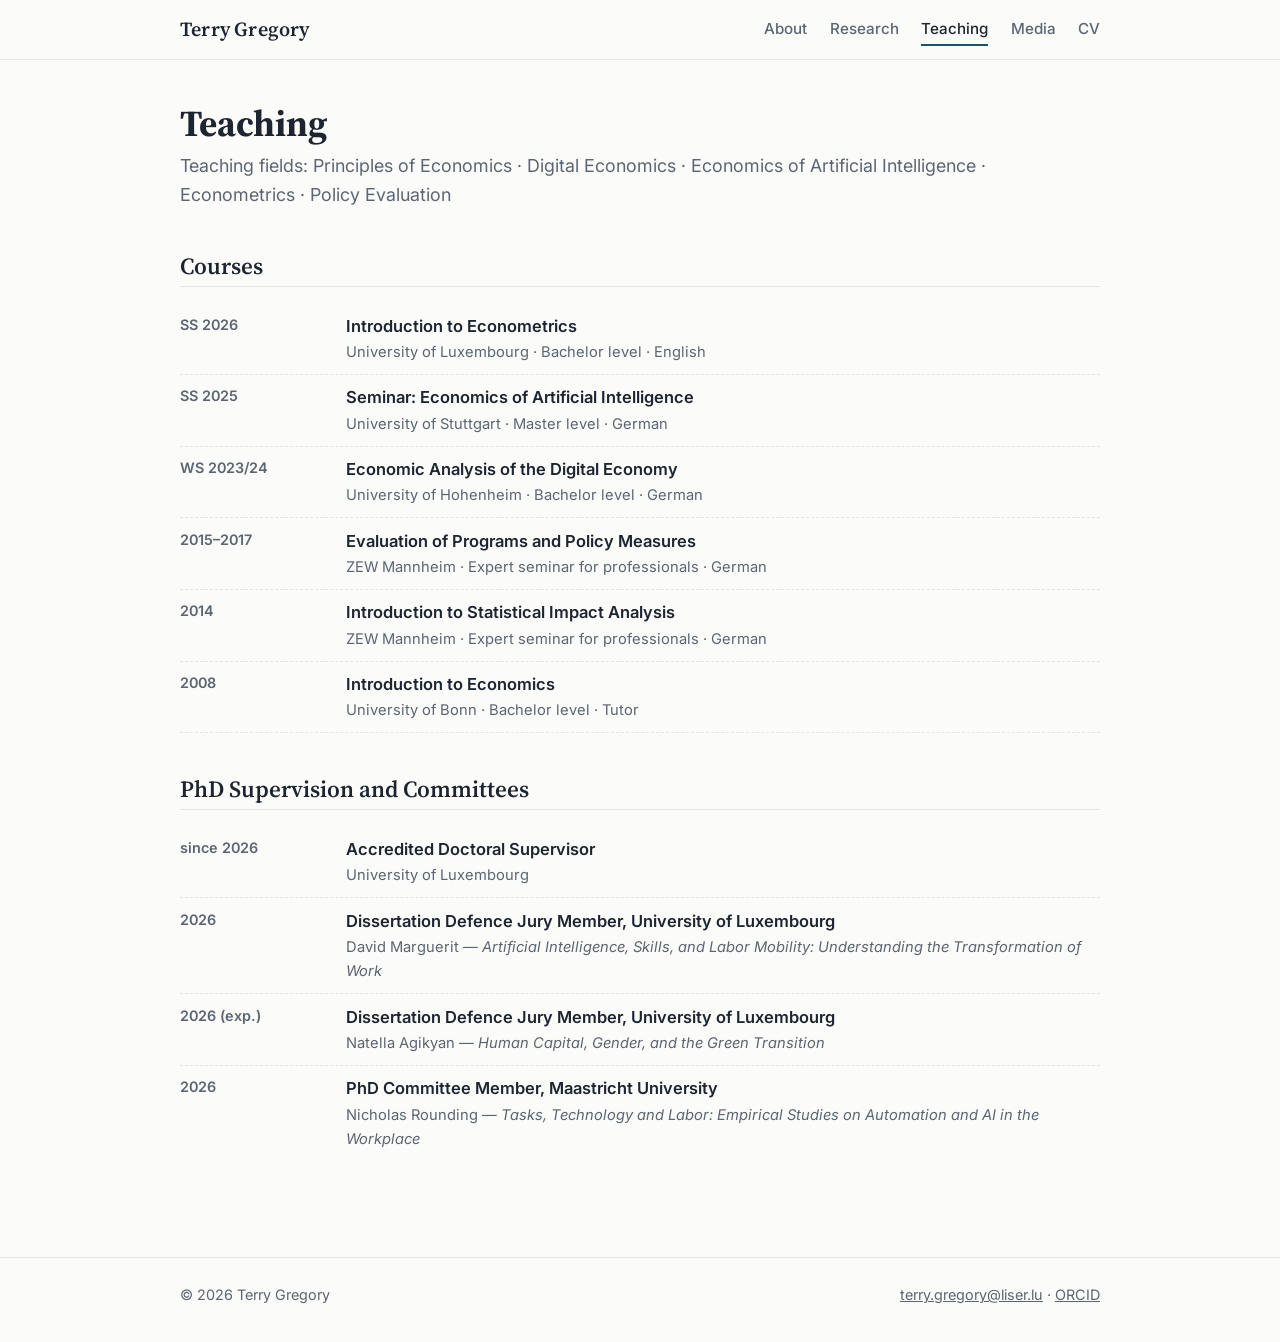
<file: teaching.html>
<!DOCTYPE html>
<html lang="en">
<head>
<meta charset="utf-8">
<meta name="viewport" content="width=device-width, initial-scale=1">
<title>Teaching — Terry Gregory</title>
<meta name="description" content="Teaching by Terry Gregory: econometrics, digital economics, and the economics of artificial intelligence.">
<link rel="canonical" href="https://terrygregory.eu/teaching.html">
<link rel="icon" href="assets/favicon.svg" type="image/svg+xml">
<link rel="preconnect" href="https://fonts.googleapis.com">
<link rel="preconnect" href="https://fonts.gstatic.com" crossorigin>
<link href="https://fonts.googleapis.com/css2?family=Inter:wght@400;500;600&family=Source+Serif+4:wght@600;700&display=swap" rel="stylesheet">
<link rel="stylesheet" href="css/style.css">
</head>
<body>

<nav class="nav">
  <div class="nav-inner">
    <a class="brand" href="index.html">Terry Gregory</a>
    <div class="nav-links">
      <a href="index.html">About</a>
      <a href="research.html">Research</a>
      <a href="teaching.html" class="active">Teaching</a>
      <a href="press.html">Media</a>
      <a href="assets/Gregory_CV.pdf?v=20260919">CV</a>
    </div>
  </div>
</nav>

<main class="wrap">

  <h1>Teaching</h1>
  <p class="lede">Teaching fields: Principles of Economics &middot; Digital Economics &middot; Economics of Artificial Intelligence &middot; Econometrics &middot; Policy Evaluation</p>

  <h2>Courses</h2>

  <div class="entry">
    <div class="when">SS 2026</div>
    <div class="what">
      <strong>Introduction to Econometrics</strong>
      <div class="sub">University of Luxembourg &middot; Bachelor level &middot; English</div>
    </div>
  </div>

  <div class="entry">
    <div class="when">SS 2025</div>
    <div class="what">
      <strong>Seminar: Economics of Artificial Intelligence</strong>
      <div class="sub">University of Stuttgart &middot; Master level &middot; German</div>
    </div>
  </div>

  <div class="entry">
    <div class="when">WS 2023/24</div>
    <div class="what">
      <strong>Economic Analysis of the Digital Economy</strong>
      <div class="sub">University of Hohenheim &middot; Bachelor level &middot; German</div>
    </div>
  </div>

  <div class="entry">
    <div class="when">2015&ndash;2017</div>
    <div class="what">
      <strong>Evaluation of Programs and Policy Measures</strong>
      <div class="sub">ZEW Mannheim &middot; Expert seminar for professionals &middot; German</div>
    </div>
  </div>

  <div class="entry">
    <div class="when">2014</div>
    <div class="what">
      <strong>Introduction to Statistical Impact Analysis</strong>
      <div class="sub">ZEW Mannheim &middot; Expert seminar for professionals &middot; German</div>
    </div>
  </div>

  <div class="entry">
    <div class="when">2008</div>
    <div class="what">
      <strong>Introduction to Economics</strong>
      <div class="sub">University of Bonn &middot; Bachelor level &middot; Tutor</div>
    </div>
  </div>

  <h2>PhD Supervision and Committees</h2>

  <div class="entry">
    <div class="when">since 2026</div>
    <div class="what">
      <strong>Accredited Doctoral Supervisor</strong>
      <div class="sub">University of Luxembourg</div>
    </div>
  </div>

  <div class="entry">
    <div class="when">2026</div>
    <div class="what">
      <strong>Dissertation Defence Jury Member, University of Luxembourg</strong>
      <div class="sub">David Marguerit — <em>Artificial Intelligence, Skills, and Labor Mobility: Understanding the Transformation of Work</em></div>
    </div>
  </div>

  <div class="entry">
    <div class="when">2026 (exp.)</div>
    <div class="what">
      <strong>Dissertation Defence Jury Member, University of Luxembourg</strong>
      <div class="sub">Natella Agikyan — <em>Human Capital, Gender, and the Green Transition</em></div>
    </div>
  </div>

  <div class="entry">
    <div class="when">2026</div>
    <div class="what">
      <strong>PhD Committee Member, Maastricht University</strong>
      <div class="sub">Nicholas Rounding — <em>Tasks, Technology and Labor: Empirical Studies on Automation and AI in the Workplace</em></div>
    </div>
  </div>

</main>

<footer class="footer">
  <div class="footer-inner">
    <span>&copy; 2026 Terry Gregory</span>
    <span><a href="mailto:terry.gregory@liser.lu">terry.gregory@liser.lu</a> &middot; <a href="https://orcid.org/0000-0001-5334-1667">ORCID</a></span>
  </div>
</footer>

</body>
</html>
</file>
<file: css/style.css>
/* ===================================================================
   terrygregory.eu — site stylesheet
   =================================================================== */

:root {
  --ink: #1d2630;
  --muted: #5b6672;
  --accent: #14566b;
  --accent-soft: #eaf2f5;
  --bg: #fbfbf9;
  --card: #ffffff;
  --line: #e6e6df;
  --serif: "Source Serif 4", Georgia, "Times New Roman", serif;
  --sans: "Inter", -apple-system, "Segoe UI", Roboto, Helvetica, Arial, sans-serif;
}

* { box-sizing: border-box; }

html { scroll-behavior: smooth; }

body {
  margin: 0;
  background: var(--bg);
  color: var(--ink);
  font-family: var(--sans);
  font-size: 16.5px;
  line-height: 1.65;
  -webkit-font-smoothing: antialiased;
}

a { color: var(--accent); text-decoration: none; }
a:hover { text-decoration: underline; }

/* ---------- Navigation ---------- */

.nav {
  position: sticky;
  top: 0;
  z-index: 10;
  background: rgba(251, 251, 249, 0.92);
  backdrop-filter: blur(8px);
  border-bottom: 1px solid var(--line);
}

.nav-inner {
  max-width: 960px;
  margin: 0 auto;
  padding: 0.8rem 1.25rem;
  display: flex;
  align-items: center;
  justify-content: space-between;
  gap: 1rem;
  flex-wrap: wrap;
}

.brand {
  font-family: var(--serif);
  font-size: 1.25rem;
  font-weight: 600;
  color: var(--ink);
  letter-spacing: 0.01em;
}
.brand:hover { text-decoration: none; color: var(--accent); }

.nav-links {
  display: flex;
  gap: 1.4rem;
  flex-wrap: wrap;
}

.nav-links a {
  color: var(--muted);
  font-size: 0.95rem;
  font-weight: 500;
  padding: 0.2rem 0;
  border-bottom: 2px solid transparent;
}
.nav-links a:hover { color: var(--accent); text-decoration: none; }
.nav-links a.active {
  color: var(--ink);
  border-bottom-color: var(--accent);
}

/* ---------- Layout ---------- */

.wrap {
  max-width: 960px;
  margin: 0 auto;
  padding: 2.5rem 1.25rem 4rem;
}

h1, h2, h3 { font-family: var(--serif); line-height: 1.25; }

h1 { font-size: 2.3rem; margin: 0 0 0.3rem; font-weight: 700; }

h2 {
  font-size: 1.45rem;
  margin: 2.6rem 0 1rem;
  padding-bottom: 0.35rem;
  border-bottom: 1px solid var(--line);
  font-weight: 600;
}
h2:first-child { margin-top: 0; }

h3 { font-size: 1.12rem; margin: 1.8rem 0 0.6rem; font-weight: 600; }

.lede {
  color: var(--muted);
  font-size: 1.12rem;
  margin: 0 0 1.2rem;
}

/* ---------- Home hero ---------- */

.hero {
  display: grid;
  grid-template-columns: 1fr 250px;
  gap: 2.5rem;
  align-items: start;
}

.hero-photo img {
  width: 100%;
  border-radius: 10px;
  box-shadow: 0 6px 24px rgba(29, 38, 48, 0.14);
}

.roles { list-style: none; padding: 0; margin: 1rem 0; }
.roles li {
  padding-left: 1.1rem;
  position: relative;
  margin-bottom: 0.3rem;
  color: var(--ink);
}
.roles li::before {
  content: "";
  position: absolute;
  left: 0;
  top: 0.62em;
  width: 6px;
  height: 6px;
  border-radius: 50%;
  background: var(--accent);
}

/* ---------- Link pills ---------- */

.links-row {
  display: flex;
  flex-wrap: wrap;
  gap: 0.55rem;
  margin: 1.4rem 0 0;
}

.pill {
  display: inline-block;
  padding: 0.38rem 0.95rem;
  border: 1px solid var(--line);
  border-radius: 999px;
  background: var(--card);
  color: var(--ink);
  font-size: 0.9rem;
  font-weight: 500;
  transition: border-color 0.15s, background 0.15s;
}
.pill:hover {
  border-color: var(--accent);
  background: var(--accent-soft);
  text-decoration: none;
}
.pill.primary {
  background: var(--accent);
  border-color: var(--accent);
  color: #fff;
}
.pill.primary:hover { background: #0f4356; }

/* ---------- Interest chips ---------- */

.chips { display: flex; flex-wrap: wrap; gap: 0.5rem; margin: 0.8rem 0 0; }
.chip {
  padding: 0.28rem 0.8rem;
  background: var(--accent-soft);
  color: var(--accent);
  border-radius: 6px;
  font-size: 0.88rem;
  font-weight: 500;
}

/* ---------- News list ---------- */

.news { list-style: none; padding: 0; margin: 0; }
.news li {
  display: grid;
  grid-template-columns: 90px 1fr;
  gap: 1rem;
  padding: 0.55rem 0;
  border-bottom: 1px dashed var(--line);
}
.news li:last-child { border-bottom: none; }
.news .date {
  color: var(--muted);
  font-size: 0.88rem;
  font-weight: 600;
  padding-top: 0.12rem;
  white-space: nowrap;
}

/* ---------- Publications ---------- */

.pub {
  margin-bottom: 1.35rem;
  padding-left: 1.1rem;
  border-left: 3px solid var(--line);
}
.pub:hover { border-left-color: var(--accent); }

.pub .title { font-weight: 600; font-size: 1.02rem; }
.pub .authors { color: var(--muted); font-size: 0.94rem; }
.pub .venue { font-size: 0.94rem; }
.pub .venue em { color: var(--ink); }
.pub .status {
  display: inline-block;
  font-size: 0.8rem;
  font-weight: 600;
  color: var(--accent);
  background: var(--accent-soft);
  border-radius: 5px;
  padding: 0.05rem 0.5rem;
  margin-left: 0.2rem;
}

.pub-links { margin-top: 0.3rem; display: flex; flex-wrap: wrap; gap: 0.4rem; }
.pub-links a {
  font-size: 0.8rem;
  font-weight: 600;
  padding: 0.14rem 0.6rem;
  border: 1px solid var(--line);
  border-radius: 5px;
  background: var(--card);
}
.pub-links a:hover {
  border-color: var(--accent);
  background: var(--accent-soft);
  text-decoration: none;
}

.pub details { margin-top: 0.35rem; }
.pub details summary {
  cursor: pointer;
  font-size: 0.85rem;
  color: var(--muted);
  font-weight: 500;
}
.pub details p {
  font-size: 0.92rem;
  color: var(--muted);
  margin: 0.4rem 0 0;
}

/* ---------- Simple tables (teaching) ---------- */

.entry {
  display: grid;
  grid-template-columns: 150px 1fr;
  gap: 1rem;
  padding: 0.6rem 0;
  border-bottom: 1px dashed var(--line);
}
.entry:last-child { border-bottom: none; }
.entry .when { color: var(--muted); font-size: 0.9rem; font-weight: 600; }
.entry .what strong { font-weight: 600; }
.entry .what .sub { color: var(--muted); font-size: 0.92rem; }

/* ---------- Media list ---------- */

.media-item {
  display: grid;
  grid-template-columns: 110px 1fr;
  gap: 1rem;
  padding: 0.5rem 0;
  border-bottom: 1px dashed var(--line);
  font-size: 0.96rem;
}
.media-item:last-child { border-bottom: none; }
.media-item .date { color: var(--muted); font-size: 0.86rem; font-weight: 600; padding-top: 0.1rem; }
.media-item .outlet { font-weight: 600; }

/* ---------- Footer ---------- */

.footer {
  border-top: 1px solid var(--line);
  margin-top: 2rem;
}
.footer-inner {
  max-width: 960px;
  margin: 0 auto;
  padding: 1.6rem 1.25rem 2.2rem;
  color: var(--muted);
  font-size: 0.9rem;
  display: flex;
  justify-content: space-between;
  gap: 1rem;
  flex-wrap: wrap;
}
.footer a { color: var(--muted); text-decoration: underline; }
.footer a:hover { color: var(--accent); }

/* ---------- Responsive ---------- */

@media (max-width: 720px) {
  .hero { grid-template-columns: 1fr; }
  .hero-photo { order: -1; max-width: 240px; }
  h1 { font-size: 1.9rem; }
  .news li, .entry, .media-item { grid-template-columns: 1fr; gap: 0.1rem; }
}
</file>
